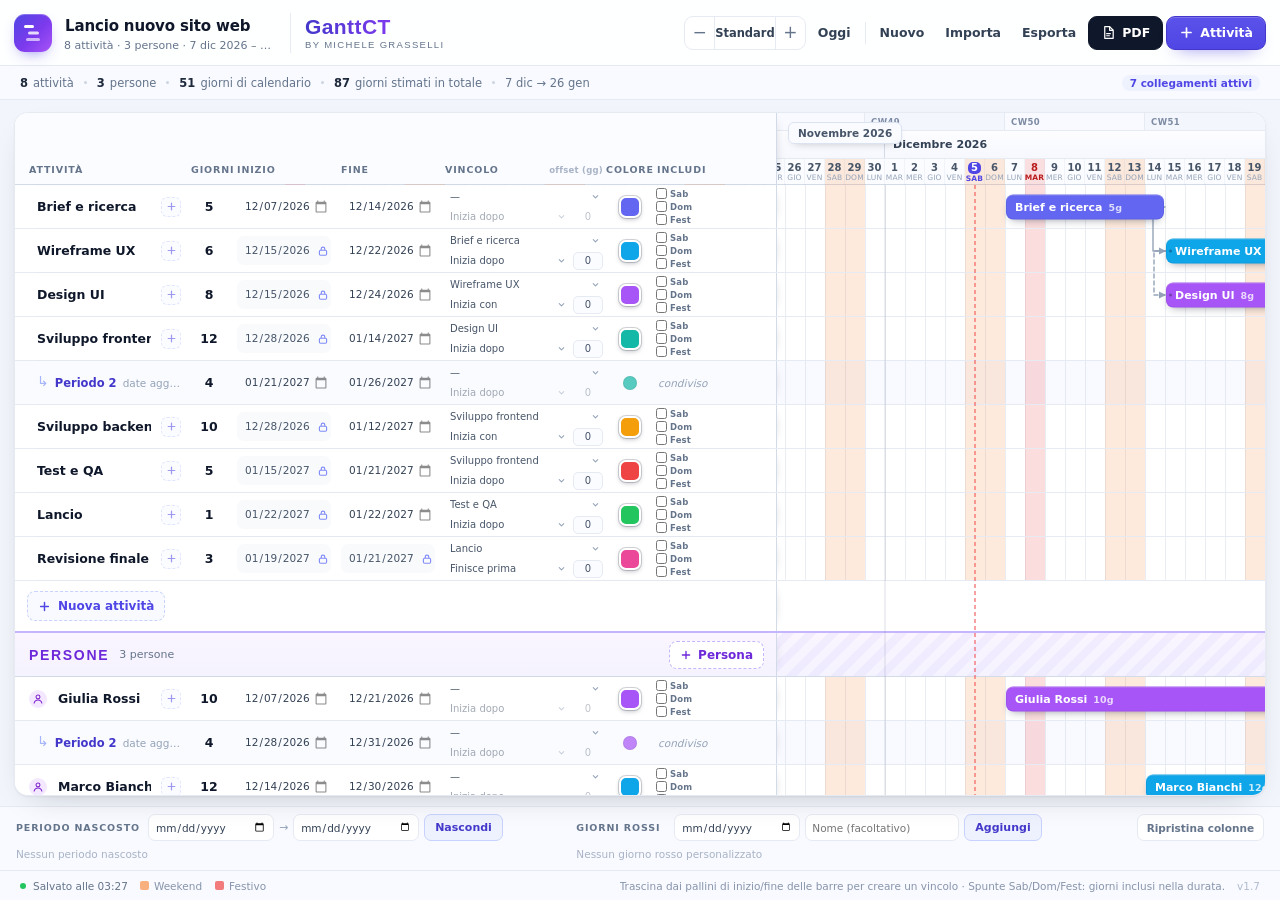
<file: index.html>
<!DOCTYPE html>
<html lang="it">
<head>
  <meta charset="utf-8">
  <meta name="viewport" content="width=device-width, initial-scale=1">
  <meta name="description" content="GanttCT by MG — pianificazione attività con diagramma di Gantt, dipendenze automatiche, export PDF e progetto JSON.">
  <title>GanttCT by MG</title>
  <link rel="icon" href="assets/icon.png" type="image/png">
  <link rel="apple-touch-icon" href="assets/icon.png">
  <link rel="stylesheet" href="css/styles.css">
</head>
<body>
  <div class="app" id="app">
    <header class="topbar">
      <div class="brand">
        <div class="logo" aria-hidden="true">
          <svg viewBox="0 0 24 24" fill="none">
            <rect x="3" y="4" width="10" height="3" rx="1.5" fill="#fff"/>
            <rect x="7" y="10.5" width="11" height="3" rx="1.5" fill="#fff" opacity=".82"/>
            <rect x="5" y="17" width="14" height="3" rx="1.5" fill="#fff" opacity=".62"/>
          </svg>
        </div>
        <div class="brand-text">
          <div class="app-name">GanttCT by MG</div>
          <input id="projectName" class="project-name" value="Nuovo progetto" maxlength="80"
                 aria-label="Nome del progetto" spellcheck="false" autocomplete="off">
          <div class="project-meta" id="projectMeta">—</div>
        </div>
        <div class="app-title" aria-label="GanttCT by Michele Grasselli">
          <span class="app-title-main">GanttCT</span>
          <span class="app-title-by">by Michele Grasselli</span>
        </div>
      </div>

      <div class="toolbar">
        <div class="zoom" role="group" aria-label="Livello di zoom">
          <button type="button" class="zoom-btn" id="zoomOut" title="Riduci zoom" aria-label="Riduci zoom">−</button>
          <span class="zoom-label" id="zoomLabel" title="Livello di zoom">Standard</span>
          <button type="button" class="zoom-btn" id="zoomIn" title="Aumenta zoom" aria-label="Aumenta zoom">+</button>
        </div>
        <button type="button" class="btn ghost" id="btnToday" title="Vai a oggi">Oggi</button>
        <span class="divider" aria-hidden="true"></span>
        <button type="button" class="btn ghost" id="btnNew" title="Crea un nuovo lavoro: Gantt o stima tempo ciclo">Nuovo</button>
        <button type="button" class="btn ghost" id="btnImport" title="Importa un progetto .json">Importa</button>
        <button type="button" class="btn ghost" id="btnJson" title="Esporta il progetto in JSON (Ctrl+S)">Esporta</button>
        <button type="button" class="btn dark" id="btnPdf" title="Esporta il diagramma in PDF">
          <svg viewBox="0 0 16 16" aria-hidden="true"><path d="M4 1.8h5.2L13 5.6v8.6H4z" fill="none" stroke="currentColor" stroke-width="1.3" stroke-linejoin="round"/><path d="M9.2 1.8v3.9H13" fill="none" stroke="currentColor" stroke-width="1.3" stroke-linejoin="round"/><path d="M6 9.2h4M6 11.5h3" stroke="currentColor" stroke-width="1.2" stroke-linecap="round"/></svg>
          PDF
        </button>
        <button type="button" class="btn primary" id="btnAdd" title="Aggiungi attività">
          <svg viewBox="0 0 16 16" aria-hidden="true"><path d="M8 3.2v9.6M3.2 8h9.6" stroke="currentColor" stroke-width="1.8" stroke-linecap="round"/></svg>
          Attività
        </button>
        <input type="file" id="fileInput" accept=".json,application/json" hidden>
      </div>
    </header>

    <div class="statsbar" id="statsbar"></div>

    <main class="board" id="board">
      <div class="tl-chip" id="tlChip" aria-hidden="true"><span id="tlChipText"></span></div>
      <div class="grid" id="grid" aria-label="Diagramma di Gantt"></div>
      <div class="empty" id="empty" hidden>
        <div class="empty-icon" aria-hidden="true">
          <svg viewBox="0 0 48 48" fill="none">
            <rect x="5" y="9" width="38" height="30" rx="6" stroke="currentColor" stroke-width="2"/>
            <path d="M5 18h38M16 9v30" stroke="currentColor" stroke-width="2"/>
            <rect x="21" y="23" width="14" height="5" rx="2.5" fill="currentColor" opacity=".75"/>
            <rect x="21" y="31" width="9" height="4" rx="2" fill="currentColor" opacity=".4"/>
          </svg>
        </div>
        <h2>Inizia a pianificare</h2>
        <p>Aggiungi la prima attività con durata e date, oppure importa un progetto salvato. Puoi partire anche da un esempio già collegato.</p>
        <div class="empty-actions">
          <button type="button" class="btn primary" id="emptyAdd">Aggiungi attività</button>
          <button type="button" class="btn ghost" id="emptyDemo">Carica esempio</button>
        </div>
      </div>
    </main>

    <nav class="sheetbar" id="sheetBar" aria-label="Pagine del tempo ciclo" hidden>
      <div class="sheet-tabs" id="sheetTabs" role="tablist"></div>
      <button type="button" class="sheet-add" id="btnAddSheet" title="Aggiungi una pagina" aria-label="Aggiungi una pagina">
        <svg viewBox="0 0 16 16" aria-hidden="true"><path d="M8 3.2v9.6M3.2 8h9.6" stroke="currentColor" stroke-width="1.8" stroke-linecap="round"/></svg>
      </button>
      <div class="sheet-side">
        <select class="cal-inp sheet-import" id="importSheetSel" aria-label="Importa un'altra pagina come attività"></select>
        <button type="button" class="cal-reset" id="btnResetColsCycle" title="Ripristina la larghezza predefinita delle colonne">Ripristina colonne</button>
      </div>
    </nav>

    <div class="split-handle" id="calcSplit" role="separator" aria-orientation="horizontal" tabindex="0"
         aria-label="Dividi lo spazio tra grafico e calcolo" hidden
         title="Trascina in alto o in basso per dividere lo spazio tra grafico e calcolo · doppio clic per ripristinare"><span aria-hidden="true"></span></div>
    <section class="ctcalc" id="ctCalc" aria-label="Calcolo del tempo ciclo tra due attività" hidden>
      <span class="cal-label" title="Differenza tra i secondi di fine di due attività della pagina">Calcolo tempo ciclo</span>
      <span class="ctc-txt">dalla fine di</span>
      <select class="cal-inp ctc-sel" id="calcFrom" aria-label="Prima attività: fine di riferimento"></select>
      <span class="ctc-txt">alla fine di</span>
      <select class="cal-inp ctc-sel" id="calcTo" aria-label="Seconda attività: fine di riferimento"></select>
      <span class="ctc-eq" aria-hidden="true">=</span>
      <output class="ctc-result" id="calcResult" aria-live="polite">—</output>
      <span class="ctc-detail" id="calcDetail"></span>
    </section>

    <section class="calpanel" id="calPanel" aria-label="Calendario personalizzato">
      <div class="cal-block">
        <span class="cal-label" title="Nasconde un intervallo dal diagramma: le date non occupano spazio. Le durate delle attività non cambiano.">Periodo nascosto</span>
        <div class="cal-form">
          <input type="date" class="cal-inp" id="hideStart" aria-label="Inizio del periodo da nascondere">
          <span class="cal-arrow" aria-hidden="true">→</span>
          <input type="date" class="cal-inp" id="hideEnd" aria-label="Fine del periodo da nascondere">
          <button type="button" class="cal-btn" id="btnHideRange" title="Nascondi il periodo dal diagramma">Nascondi</button>
        </div>
        <div class="chips" id="hiddenChips" aria-live="polite"></div>
      </div>
      <div class="cal-block">
        <span class="cal-label" title="Aggiunge un giorno rosso personalizzato: viene mostrato in rosso e conta come festivo per la spunta Fest.">Giorni rossi</span>
        <div class="cal-form">
          <input type="date" class="cal-inp" id="customDate" aria-label="Data del giorno rosso">
          <input type="text" class="cal-inp cal-name" id="customName" maxlength="60" placeholder="Nome (facoltativo)" aria-label="Nome del giorno rosso">
          <button type="button" class="cal-btn" id="btnAddCustom" title="Aggiungi un giorno rosso al calendario">Aggiungi</button>
        </div>
        <div class="chips" id="customChips" aria-live="polite"></div>
      </div>
      <button type="button" class="cal-reset" id="btnResetCols" title="Ripristina la larghezza predefinita delle colonne">Ripristina colonne</button>
    </section>

    <footer class="statusbar">
      <span id="saveStatus">Salvataggio automatico attivo</span>
      <span class="legend"><i class="lg lg-we" aria-hidden="true"></i>Weekend<i class="lg lg-hol" aria-hidden="true"></i>Festivo</span>
      <span class="status-hint">Trascina i bordi delle intestazioni per ridimensionare le colonne · Spunte Sab/Dom/Fest: giorni inclusi nella durata.</span>
      <span class="version">v1.7</span>
    </footer>
  </div>

  <div class="modal-backdrop" id="modal" hidden>
    <div class="modal" role="dialog" aria-modal="true" aria-labelledby="modalTitle" aria-describedby="modalText">
      <div class="modal-icon" id="modalIcon" aria-hidden="true">!</div>
      <h2 id="modalTitle">Conferma</h2>
      <p id="modalText"></p>
      <div class="modal-actions">
        <button type="button" class="btn ghost" id="modalCancel">Annulla</button>
        <button type="button" class="btn primary" id="modalOk">Conferma</button>
      </div>
    </div>
  </div>

  <div class="modal-backdrop" id="typeModal" hidden>
    <div class="modal modal-type" role="dialog" aria-modal="true" aria-labelledby="typeTitle">
      <div class="modal-icon" aria-hidden="true">+</div>
      <h2 id="typeTitle">Nuovo lavoro</h2>
      <p>Scegli il tipo di grafico da creare.</p>
      <div class="type-cards">
        <button type="button" class="type-card" data-type="gantt">
          <span class="type-ico" aria-hidden="true">
            <svg viewBox="0 0 32 32" fill="none"><rect x="3" y="5" width="26" height="22" rx="4" stroke="currentColor" stroke-width="1.8"/><path d="M3 11h26" stroke="currentColor" stroke-width="1.8"/><rect x="7" y="14" width="10" height="3.4" rx="1.7" fill="currentColor"/><rect x="13" y="20" width="12" height="3.4" rx="1.7" fill="currentColor" opacity=".55"/></svg>
          </span>
          <b>Diagramma di Gantt</b>
          <span class="type-desc">Attività su calendario in giorni, con weekend, festivi, periodi nascosti e vincoli.</span>
        </button>
        <button type="button" class="type-card" data-type="cycle">
          <span class="type-ico" aria-hidden="true">
            <svg viewBox="0 0 32 32" fill="none"><circle cx="16" cy="17" r="11" stroke="currentColor" stroke-width="1.8"/><path d="M16 10v7l4.5 3" stroke="currentColor" stroke-width="1.8" stroke-linecap="round" stroke-linejoin="round"/><path d="M13 3.5h6" stroke="currentColor" stroke-width="1.8" stroke-linecap="round"/></svg>
          </span>
          <b>Stima tempo ciclo</b>
          <span class="type-desc">Attività in secondi su più pagine; una pagina si può importare in un’altra con nome e tempo ciclo.</span>
        </button>
      </div>
      <p class="type-warn" id="typeWarn">Il lavoro attuale verrà sostituito: se vuoi conservarlo, esportalo prima in JSON.</p>
      <div class="modal-actions">
        <button type="button" class="btn ghost" id="typeCancel">Annulla</button>
      </div>
    </div>
  </div>

  <div class="toast-wrap" id="toast" role="status" aria-live="polite"></div>

  <script src="js/pdf.js"></script>
  <script src="js/app.js"></script>
</body>
</html>
</file>
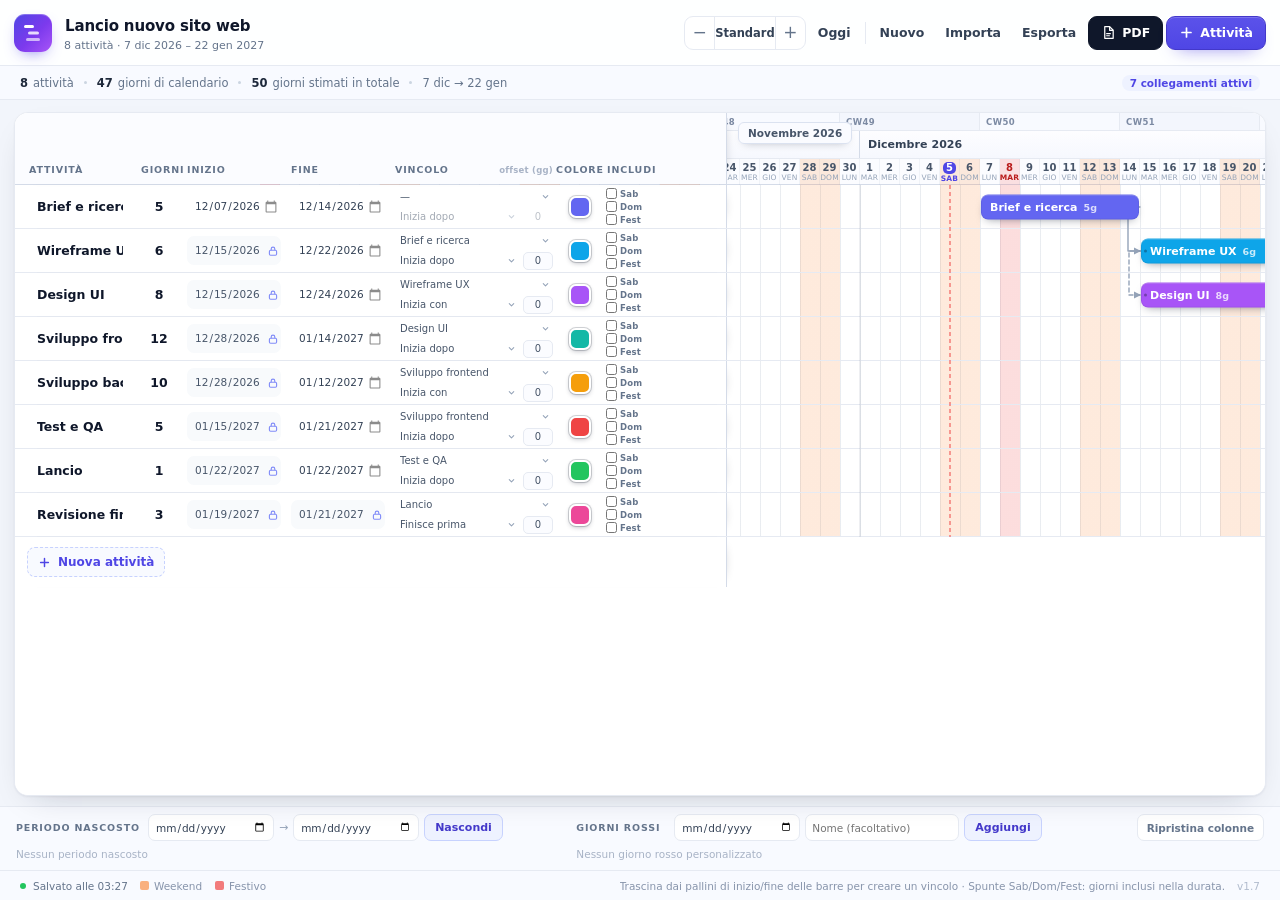
<file: GanttFlow-Installazione/app/index.html>
<!DOCTYPE html>
<html lang="it">
<head>
  <meta charset="utf-8">
  <meta name="viewport" content="width=device-width, initial-scale=1">
  <meta name="description" content="GanttFlow — pianificazione attività con diagramma di Gantt, dipendenze automatiche, export PDF e progetto JSON.">
  <title>GanttFlow — Diagrammi di Gantt</title>
  <link rel="icon" href="assets/favicon.svg" type="image/svg+xml">
  <link rel="stylesheet" href="css/styles.css">
</head>
<body>
  <div class="app" id="app">
    <header class="topbar">
      <div class="brand">
        <div class="logo" aria-hidden="true">
          <svg viewBox="0 0 24 24" fill="none">
            <rect x="3" y="4" width="10" height="3" rx="1.5" fill="#fff"/>
            <rect x="7" y="10.5" width="11" height="3" rx="1.5" fill="#fff" opacity=".82"/>
            <rect x="5" y="17" width="14" height="3" rx="1.5" fill="#fff" opacity=".62"/>
          </svg>
        </div>
        <div class="brand-text">
          <div class="app-name">GanttFlow</div>
          <input id="projectName" class="project-name" value="Nuovo progetto" maxlength="80"
                 aria-label="Nome del progetto" spellcheck="false" autocomplete="off">
          <div class="project-meta" id="projectMeta">—</div>
        </div>
      </div>

      <div class="toolbar">
        <div class="zoom" role="group" aria-label="Livello di zoom">
          <button type="button" class="zoom-btn" id="zoomOut" title="Riduci zoom" aria-label="Riduci zoom">−</button>
          <span class="zoom-label" id="zoomLabel" title="Livello di zoom">Standard</span>
          <button type="button" class="zoom-btn" id="zoomIn" title="Aumenta zoom" aria-label="Aumenta zoom">+</button>
        </div>
        <button type="button" class="btn ghost" id="btnToday" title="Vai a oggi">Oggi</button>
        <span class="divider" aria-hidden="true"></span>
        <button type="button" class="btn ghost" id="btnNew" title="Crea un nuovo lavoro: Gantt o stima tempo ciclo">Nuovo</button>
        <button type="button" class="btn ghost" id="btnImport" title="Importa un progetto .json">Importa</button>
        <button type="button" class="btn ghost" id="btnJson" title="Esporta il progetto in JSON (Ctrl+S)">Esporta</button>
        <button type="button" class="btn dark" id="btnPdf" title="Esporta il diagramma in PDF">
          <svg viewBox="0 0 16 16" aria-hidden="true"><path d="M4 1.8h5.2L13 5.6v8.6H4z" fill="none" stroke="currentColor" stroke-width="1.3" stroke-linejoin="round"/><path d="M9.2 1.8v3.9H13" fill="none" stroke="currentColor" stroke-width="1.3" stroke-linejoin="round"/><path d="M6 9.2h4M6 11.5h3" stroke="currentColor" stroke-width="1.2" stroke-linecap="round"/></svg>
          PDF
        </button>
        <button type="button" class="btn primary" id="btnAdd" title="Aggiungi attività">
          <svg viewBox="0 0 16 16" aria-hidden="true"><path d="M8 3.2v9.6M3.2 8h9.6" stroke="currentColor" stroke-width="1.8" stroke-linecap="round"/></svg>
          Attività
        </button>
        <input type="file" id="fileInput" accept=".json,application/json" hidden>
      </div>
    </header>

    <div class="statsbar" id="statsbar"></div>

    <main class="board" id="board">
      <div class="tl-chip" id="tlChip" aria-hidden="true"><span id="tlChipText"></span></div>
      <div class="grid" id="grid" aria-label="Diagramma di Gantt"></div>
      <div class="empty" id="empty" hidden>
        <div class="empty-icon" aria-hidden="true">
          <svg viewBox="0 0 48 48" fill="none">
            <rect x="5" y="9" width="38" height="30" rx="6" stroke="currentColor" stroke-width="2"/>
            <path d="M5 18h38M16 9v30" stroke="currentColor" stroke-width="2"/>
            <rect x="21" y="23" width="14" height="5" rx="2.5" fill="currentColor" opacity=".75"/>
            <rect x="21" y="31" width="9" height="4" rx="2" fill="currentColor" opacity=".4"/>
          </svg>
        </div>
        <h2>Inizia a pianificare</h2>
        <p>Aggiungi la prima attività con durata e date, oppure importa un progetto salvato. Puoi partire anche da un esempio già collegato.</p>
        <div class="empty-actions">
          <button type="button" class="btn primary" id="emptyAdd">Aggiungi attività</button>
          <button type="button" class="btn ghost" id="emptyDemo">Carica esempio</button>
        </div>
      </div>
    </main>

    <nav class="sheetbar" id="sheetBar" aria-label="Pagine del tempo ciclo" hidden>
      <div class="sheet-tabs" id="sheetTabs" role="tablist"></div>
      <button type="button" class="sheet-add" id="btnAddSheet" title="Aggiungi una pagina" aria-label="Aggiungi una pagina">
        <svg viewBox="0 0 16 16" aria-hidden="true"><path d="M8 3.2v9.6M3.2 8h9.6" stroke="currentColor" stroke-width="1.8" stroke-linecap="round"/></svg>
      </button>
      <div class="sheet-side">
        <select class="cal-inp sheet-import" id="importSheetSel" aria-label="Importa un'altra pagina come attività"></select>
        <button type="button" class="cal-reset" id="btnResetColsCycle" title="Ripristina la larghezza predefinita delle colonne">Ripristina colonne</button>
      </div>
    </nav>

    <div class="split-handle" id="calcSplit" role="separator" aria-orientation="horizontal" tabindex="0"
         aria-label="Dividi lo spazio tra grafico e calcolo" hidden
         title="Trascina in alto o in basso per dividere lo spazio tra grafico e calcolo · doppio clic per ripristinare"><span aria-hidden="true"></span></div>
    <section class="ctcalc" id="ctCalc" aria-label="Calcolo del tempo ciclo tra due attività" hidden>
      <span class="cal-label" title="Differenza tra i secondi di fine di due attività della pagina">Calcolo tempo ciclo</span>
      <span class="ctc-txt">dalla fine di</span>
      <select class="cal-inp ctc-sel" id="calcFrom" aria-label="Prima attività: fine di riferimento"></select>
      <span class="ctc-txt">alla fine di</span>
      <select class="cal-inp ctc-sel" id="calcTo" aria-label="Seconda attività: fine di riferimento"></select>
      <span class="ctc-eq" aria-hidden="true">=</span>
      <output class="ctc-result" id="calcResult" aria-live="polite">—</output>
      <span class="ctc-detail" id="calcDetail"></span>
    </section>

    <section class="calpanel" id="calPanel" aria-label="Calendario personalizzato">
      <div class="cal-block">
        <span class="cal-label" title="Nasconde un intervallo dal diagramma: le date non occupano spazio. Le durate delle attività non cambiano.">Periodo nascosto</span>
        <div class="cal-form">
          <input type="date" class="cal-inp" id="hideStart" aria-label="Inizio del periodo da nascondere">
          <span class="cal-arrow" aria-hidden="true">→</span>
          <input type="date" class="cal-inp" id="hideEnd" aria-label="Fine del periodo da nascondere">
          <button type="button" class="cal-btn" id="btnHideRange" title="Nascondi il periodo dal diagramma">Nascondi</button>
        </div>
        <div class="chips" id="hiddenChips" aria-live="polite"></div>
      </div>
      <div class="cal-block">
        <span class="cal-label" title="Aggiunge un giorno rosso personalizzato: viene mostrato in rosso e conta come festivo per la spunta Fest.">Giorni rossi</span>
        <div class="cal-form">
          <input type="date" class="cal-inp" id="customDate" aria-label="Data del giorno rosso">
          <input type="text" class="cal-inp cal-name" id="customName" maxlength="60" placeholder="Nome (facoltativo)" aria-label="Nome del giorno rosso">
          <button type="button" class="cal-btn" id="btnAddCustom" title="Aggiungi un giorno rosso al calendario">Aggiungi</button>
        </div>
        <div class="chips" id="customChips" aria-live="polite"></div>
      </div>
      <button type="button" class="cal-reset" id="btnResetCols" title="Ripristina la larghezza predefinita delle colonne">Ripristina colonne</button>
    </section>

    <footer class="statusbar">
      <span id="saveStatus">Salvataggio automatico attivo</span>
      <span class="legend"><i class="lg lg-we" aria-hidden="true"></i>Weekend<i class="lg lg-hol" aria-hidden="true"></i>Festivo</span>
      <span class="status-hint">Trascina i bordi delle intestazioni per ridimensionare le colonne · Spunte Sab/Dom/Fest: giorni inclusi nella durata.</span>
      <span class="version">v1.7</span>
    </footer>
  </div>

  <div class="modal-backdrop" id="modal" hidden>
    <div class="modal" role="dialog" aria-modal="true" aria-labelledby="modalTitle" aria-describedby="modalText">
      <div class="modal-icon" id="modalIcon" aria-hidden="true">!</div>
      <h2 id="modalTitle">Conferma</h2>
      <p id="modalText"></p>
      <div class="modal-actions">
        <button type="button" class="btn ghost" id="modalCancel">Annulla</button>
        <button type="button" class="btn primary" id="modalOk">Conferma</button>
      </div>
    </div>
  </div>

  <div class="modal-backdrop" id="typeModal" hidden>
    <div class="modal modal-type" role="dialog" aria-modal="true" aria-labelledby="typeTitle">
      <div class="modal-icon" aria-hidden="true">+</div>
      <h2 id="typeTitle">Nuovo lavoro</h2>
      <p>Scegli il tipo di grafico da creare.</p>
      <div class="type-cards">
        <button type="button" class="type-card" data-type="gantt">
          <span class="type-ico" aria-hidden="true">
            <svg viewBox="0 0 32 32" fill="none"><rect x="3" y="5" width="26" height="22" rx="4" stroke="currentColor" stroke-width="1.8"/><path d="M3 11h26" stroke="currentColor" stroke-width="1.8"/><rect x="7" y="14" width="10" height="3.4" rx="1.7" fill="currentColor"/><rect x="13" y="20" width="12" height="3.4" rx="1.7" fill="currentColor" opacity=".55"/></svg>
          </span>
          <b>Diagramma di Gantt</b>
          <span class="type-desc">Attività su calendario in giorni, con weekend, festivi, periodi nascosti e vincoli.</span>
        </button>
        <button type="button" class="type-card" data-type="cycle">
          <span class="type-ico" aria-hidden="true">
            <svg viewBox="0 0 32 32" fill="none"><circle cx="16" cy="17" r="11" stroke="currentColor" stroke-width="1.8"/><path d="M16 10v7l4.5 3" stroke="currentColor" stroke-width="1.8" stroke-linecap="round" stroke-linejoin="round"/><path d="M13 3.5h6" stroke="currentColor" stroke-width="1.8" stroke-linecap="round"/></svg>
          </span>
          <b>Stima tempo ciclo</b>
          <span class="type-desc">Attività in secondi su più pagine; una pagina si può importare in un’altra con nome e tempo ciclo.</span>
        </button>
      </div>
      <p class="type-warn" id="typeWarn">Il lavoro attuale verrà sostituito: se vuoi conservarlo, esportalo prima in JSON.</p>
      <div class="modal-actions">
        <button type="button" class="btn ghost" id="typeCancel">Annulla</button>
      </div>
    </div>
  </div>

  <div class="toast-wrap" id="toast" role="status" aria-live="polite"></div>

  <script src="js/pdf.js"></script>
  <script src="js/app.js"></script>
</body>
</html>
</file>
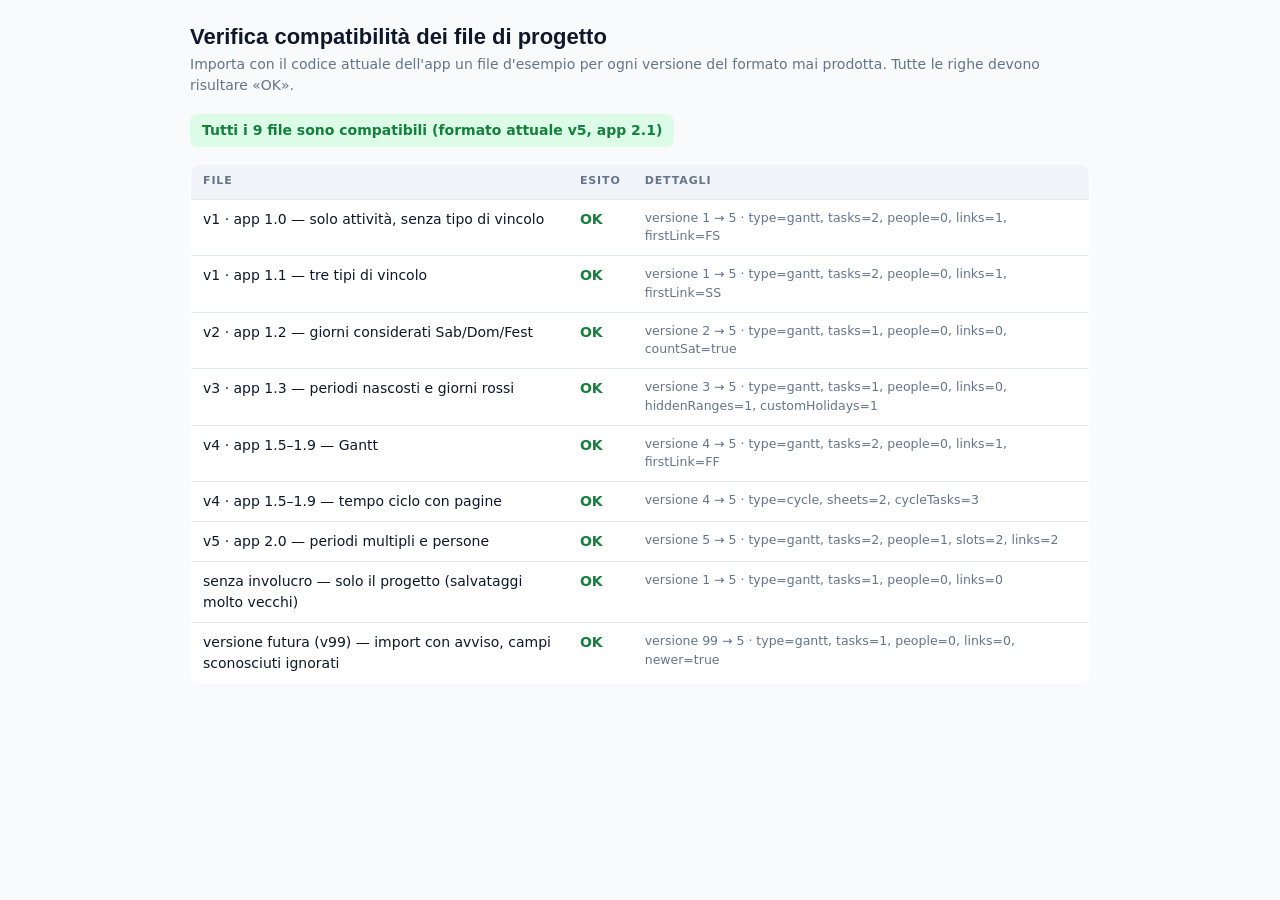
<file: test/compatibilita.html>
<!DOCTYPE html>
<html lang="it">
<head>
  <meta charset="utf-8">
  <meta name="viewport" content="width=device-width, initial-scale=1">
  <title>GanttCT — verifica compatibilità file</title>
  <style>
    :root { --ok: #15803d; --ko: #b91c1c; --line: #e2e8f0; --muted: #64748b; }
    body { margin: 0; padding: 24px 16px; background: #f8fafc; color: #0f172a; font: 14px/1.5 "Segoe UI", system-ui, sans-serif; }
    main { max-width: 900px; margin: 0 auto; }
    h1 { margin: 0 0 4px; font: 700 22px "Bahnschrift", "Segoe UI", sans-serif; }
    p { margin: 0 0 18px; color: var(--muted); }
    .summary { display: inline-block; margin-bottom: 16px; padding: 6px 12px; border-radius: 8px; font-weight: 700; }
    .summary.ok { background: #dcfce7; color: var(--ok); }
    .summary.ko { background: #fee2e2; color: var(--ko); }
    table { width: 100%; border-collapse: collapse; background: #fff; border: 1px solid var(--line); border-radius: 10px; overflow: hidden; }
    th, td { padding: 9px 12px; border-bottom: 1px solid var(--line); text-align: left; vertical-align: top; }
    th { font-size: 11px; text-transform: uppercase; letter-spacing: .08em; color: var(--muted); background: #f1f5f9; }
    td.res { font-weight: 700; white-space: nowrap; }
    td.res.ok { color: var(--ok); }
    td.res.ko { color: var(--ko); }
    td.detail { color: var(--muted); font-size: 12.5px; }
  </style>
</head>
<body>
  <main>
    <h1>Verifica compatibilità dei file di progetto</h1>
    <p>Importa con il codice attuale dell'app un file d'esempio per ogni versione del formato
      mai prodotta. Tutte le righe devono risultare «OK».</p>
    <div id="summary" class="summary">…</div>
    <table>
      <thead><tr><th>File</th><th>Esito</th><th>Dettagli</th></tr></thead>
      <tbody id="rows"></tbody>
    </table>
  </main>
  <script>window.GANTTCT_NO_UI = true;</script>
  <script src="../js/app.js"></script>
  <script src="compat-fixtures.js"></script>
  <script>
    (function () {
      var rows = document.getElementById('rows');
      var failed = 0;
      function linksOf(list) {
        var n = 0;
        list.forEach(function (g) {
          [g].concat(g.slots || []).forEach(function (o) { if (o.predecessorId) n++; });
        });
        return n;
      }
      function check(fx) {
        var res = window.GanttCTFiles.read(JSON.parse(JSON.stringify(fx.file)));
        var p = res.project, e = fx.expect, problems = [];
        var got = {};
        if (p.type === 'cycle') {
          got.type = 'cycle';
          got.sheets = p.sheets.length;
          got.cycleTasks = p.sheets.reduce(function (n, s) { return n + s.tasks.length; }, 0);
        } else {
          got.type = 'gantt';
          got.tasks = p.tasks.length;
          got.people = (p.people || []).length;
          got.slots = p.tasks.concat(p.people || []).reduce(function (n, g) { return n + (g.slots || []).length; }, 0);
          got.links = linksOf(p.tasks) + linksOf(p.people || []);
          got.firstLink = p.tasks.filter(function (t) { return t.predecessorId; }).map(function (t) { return t.link; })[0];
          got.countSat = p.tasks[0] && p.tasks[0].countSat;
          got.hiddenRanges = (p.hiddenRanges || []).length;
          got.customHolidays = (p.customHolidays || []).length;
          p.tasks.concat(p.people || []).forEach(function (g) {
            [g].concat(g.slots || []).forEach(function (o) {
              if (!/^\d{4}-\d{2}-\d{2}$/.test(o.start) || !/^\d{4}-\d{2}-\d{2}$/.test(o.end)) problems.push('date non valide in «' + g.name + '»');
            });
          });
        }
        got.newer = res.newer;
        Object.keys(e).forEach(function (k) {
          if (got[k] !== e[k]) problems.push(k + ': atteso ' + e[k] + ', ottenuto ' + got[k]);
        });
        return { ok: !problems.length, text: problems.length ? problems.join(' · ')
          : 'versione ' + res.version + ' → ' + window.GanttCTFiles.formatVersion + ' · ' +
            Object.keys(e).map(function (k) { return k + '=' + got[k]; }).join(', ') };
      }
      (window.COMPAT_FIXTURES || []).forEach(function (fx) {
        var r;
        try { r = check(fx); } catch (err) { r = { ok: false, text: 'errore: ' + (err && err.message ? err.message : err) }; }
        if (!r.ok) failed++;
        var tr = document.createElement('tr');
        var a = document.createElement('td'); a.textContent = fx.label;
        var b = document.createElement('td'); b.className = 'res ' + (r.ok ? 'ok' : 'ko'); b.textContent = r.ok ? 'OK' : 'ERRORE';
        var c = document.createElement('td'); c.className = 'detail'; c.textContent = r.text;
        tr.appendChild(a); tr.appendChild(b); tr.appendChild(c);
        rows.appendChild(tr);
      });
      var total = (window.COMPAT_FIXTURES || []).length;
      var s = document.getElementById('summary');
      s.className = 'summary ' + (failed ? 'ko' : 'ok');
      s.textContent = failed ? failed + ' su ' + total + ' file NON compatibili'
        : 'Tutti i ' + total + ' file sono compatibili (formato attuale v' + window.GanttCTFiles.formatVersion + ', app ' + window.GanttCTFiles.appVersion + ')';
      document.title = (failed ? 'ERRORE' : 'OK') + ' — compatibilità file GanttCT';
    })();
  </script>
</body>
</html>
</file>
<file: css/styles.css>
/* ============================================================
   GanttFlow — stylesheet
   ============================================================ */
:root {
  --bg: #f2f5fb;
  --panel: #ffffff;
  --panel-alt: #fbfcff;
  --line: #e6eaf2;
  --line-strong: #d4dbe8;
  --text: #0f172a;
  --muted: #64748b;
  --muted-2: #94a3b8;
  --accent: #4f46e5;
  --accent-2: #7c3aed;
  --accent-soft: #eef2ff;
  --danger: #e11d48;
  --danger-soft: #fff1f4;
  --left-w: 762px;
  --row-h: 44px;
  --head-h: 72px;
  --tl-w: 800px;
  --px: 20px;
  --sat: 0;
  --sun: 1;
  --dayline: rgba(148, 163, 184, .2);
  --radius: 12px;
  --shadow-sm: 0 1px 2px rgba(15, 23, 42, .05);
  --shadow-md: 0 1px 2px rgba(15, 23, 42, .05), 0 12px 32px -18px rgba(15, 23, 42, .28);
  color-scheme: light;
}

* { box-sizing: border-box; }

html, body { height: 100%; }

body {
  margin: 0;
  overflow: hidden;
  background: var(--bg);
  color: var(--text);
  font-family: "Segoe UI", ui-sans-serif, system-ui, -apple-system, "Helvetica Neue", Arial, sans-serif;
  font-size: 13px;
  -webkit-font-smoothing: antialiased;
  text-rendering: optimizeLegibility;
}

button, input, select { font: inherit; color: inherit; }
button { cursor: pointer; }
svg { display: block; }

.app {
  display: flex;
  flex-direction: column;
  height: 100vh;
}

/* ---------------- Top bar ---------------- */
.topbar {
  display: flex;
  align-items: center;
  gap: 18px;
  padding: 0 18px;
  height: 66px;
  flex: none;
  background: rgba(255, 255, 255, .92);
  border-bottom: 1px solid var(--line);
  backdrop-filter: blur(8px);
  position: relative;
  z-index: 50;
}

.brand { display: flex; align-items: center; gap: 12px; min-width: 0; }

.logo {
  width: 38px;
  height: 38px;
  border-radius: 11px;
  background: linear-gradient(135deg, #4f46e5 0%, #7c3aed 55%, #a855f7 100%);
  display: grid;
  place-items: center;
  box-shadow: 0 6px 16px -8px rgba(79, 70, 229, .9), inset 0 1px 0 rgba(255, 255, 255, .25);
  flex: none;
}
.logo svg { width: 24px; height: 24px; }

.brand-text { min-width: 0; display: flex; flex-direction: column; gap: 1px; }
.app-name {
  font-size: 9.5px;
  font-weight: 700;
  letter-spacing: .16em;
  text-transform: uppercase;
  color: var(--accent);
  line-height: 1.1;
}

.project-name {
  border: 1px solid transparent;
  background: transparent;
  font-size: 15px;
  font-weight: 650;
  letter-spacing: -.01em;
  width: 320px;
  max-width: 100%;
  height: 24px;
  padding: 0 5px;
  margin-left: -5px;
  border-radius: 6px;
  line-height: 22px;
}
.project-name:hover { border-color: var(--line); }
.project-name:focus {
  outline: none;
  border-color: #c7d2fe;
  background: #fff;
  box-shadow: 0 0 0 3px rgba(99, 102, 241, .14);
}
.project-meta {
  font-size: 11px;
  color: var(--muted);
  white-space: nowrap;
  overflow: hidden;
  text-overflow: ellipsis;
  padding-left: 0;
}

.toolbar {
  margin-left: auto;
  display: flex;
  align-items: center;
  gap: 6px;
  flex-wrap: nowrap;
}

.divider { width: 1px; height: 22px; background: var(--line); margin: 0 4px; flex: none; }

.btn {
  display: inline-flex;
  align-items: center;
  justify-content: center;
  gap: 6px;
  height: 34px;
  padding: 0 12px;
  border-radius: 9px;
  border: 1px solid var(--line);
  background: #fff;
  color: var(--text);
  font-size: 12.5px;
  font-weight: 550;
  white-space: nowrap;
  transition: background .15s, border-color .15s, box-shadow .15s, transform .06s;
}
.btn svg { width: 15px; height: 15px; flex: none; }
.btn:hover { background: #f8fafc; border-color: var(--line-strong); }
.btn:active { transform: translateY(1px); }
.btn:focus-visible { outline: none; box-shadow: 0 0 0 3px rgba(99, 102, 241, .22); }
.btn.ghost { background: transparent; border-color: transparent; color: #334155; }
.btn.ghost:hover { background: #f1f5f9; border-color: transparent; }
.btn.primary {
  background: linear-gradient(180deg, #5b52ea, #4f46e5);
  border-color: #4338ca;
  color: #fff;
  box-shadow: 0 8px 18px -12px rgba(79, 70, 229, .95), inset 0 1px 0 rgba(255, 255, 255, .18);
}
.btn.primary:hover { background: linear-gradient(180deg, #4f46e5, #4338ca); border-color: #3730a3; }
.btn.dark {
  background: #0f172a;
  border-color: #0f172a;
  color: #fff;
}
.btn.dark:hover { background: #1e293b; border-color: #1e293b; }
.btn.danger { background: var(--danger); border-color: var(--danger); color: #fff; }
.btn.danger:hover { background: #be123c; border-color: #be123c; }
.btn:disabled { opacity: .45; cursor: not-allowed; }

.zoom {
  display: flex;
  align-items: center;
  height: 34px;
  border: 1px solid var(--line);
  border-radius: 9px;
  background: #fff;
  overflow: hidden;
  flex: none;
}
.zoom-btn {
  width: 29px;
  height: 32px;
  border: 0;
  background: transparent;
  color: var(--muted);
  display: grid;
  place-items: center;
  font-size: 17px;
  line-height: 1;
  font-weight: 500;
}
.zoom-btn:hover { background: #f1f5f9; color: var(--text); }
.zoom-label {
  min-width: 74px;
  text-align: center;
  font-size: 11.5px;
  font-weight: 600;
  color: #334155;
  border-left: 1px solid var(--line);
  border-right: 1px solid var(--line);
  height: 32px;
  line-height: 32px;
  user-select: none;
}

/* ---------------- Stats bar ---------------- */
.statsbar {
  flex: none;
  display: flex;
  align-items: center;
  gap: 10px;
  height: 34px;
  padding: 0 20px;
  font-size: 11.5px;
  color: var(--muted);
  background: #f8faff;
  border-bottom: 1px solid var(--line);
  overflow: hidden;
  white-space: nowrap;
}
.statsbar b { color: #1e293b; font-weight: 650; }
.statsbar .stat { display: inline-flex; align-items: center; gap: 5px; }
.statsbar .dot { width: 3px; height: 3px; border-radius: 50%; background: #cbd5e1; flex: none; }
.statsbar .pill {
  margin-left: auto;
  display: inline-flex;
  align-items: center;
  gap: 5px;
  padding: 2px 8px;
  border-radius: 999px;
  background: var(--accent-soft);
  color: var(--accent);
  font-weight: 600;
  font-size: 10.5px;
}

/* ---------------- Board / grid ---------------- */
.board {
  position: relative;
  flex: 1 1 auto;
  min-height: 0;
  margin: 12px 14px 10px;
  background: var(--panel);
  border: 1px solid var(--line);
  border-radius: 14px;
  box-shadow: var(--shadow-md);
  overflow: auto;
  overscroll-behavior: contain;
  scrollbar-gutter: stable;
}
.board::-webkit-scrollbar { width: 12px; height: 12px; }
.board::-webkit-scrollbar-track { background: transparent; }
.board::-webkit-scrollbar-thumb { background: #cbd5e1; border-radius: 99px; border: 3px solid #fff; }
.board::-webkit-scrollbar-thumb:hover { background: #94a3b8; }

.grid {
  position: relative;
  width: max-content;
  min-width: 100%;
  min-height: 100%;
  background: #fff;
}

.row {
  display: flex;
  align-items: stretch;
  height: var(--row-h);
  position: relative;
  border-bottom: 1px solid var(--line);
}
.row.task:hover, .row.person:hover { z-index: 2; }

.fields {
  display: grid;
  grid-template-columns: var(--colw, minmax(120px, 1fr) 46px 104px 104px 168px 44px 64px 60px);
  width: var(--left-w);
  flex: 0 0 var(--left-w);
  position: sticky;
  left: 0;
  z-index: 10;
  background: var(--panel);
  border-right: 1px solid var(--line-strong);
  box-shadow: 6px 0 12px -12px rgba(15, 23, 42, .45);
}

.cell {
  display: flex;
  align-items: center;
  min-width: 0;
  padding: 0 5px;
  position: relative;
}
.cell-name { padding-left: 14px; }
.cell-dur { padding: 0 3px; }
.row.task .cell-pred, .row.person .cell-pred { flex-direction: column; justify-content: center; gap: 2px; padding: 2px 5px; }
.link-line { display: flex; align-items: center; gap: 4px; width: 100%; min-width: 0; }
.cell-color { justify-content: center; }
.row.task .cell-flags, .row.person .cell-flags { flex-direction: column; align-items: flex-start; justify-content: center; gap: 1px; padding: 1px 4px; }
.flag {
  display: flex;
  align-items: center;
  gap: 3px;
  height: 12px;
  font-size: 8.5px;
  font-weight: 650;
  letter-spacing: .02em;
  color: var(--muted);
  cursor: pointer;
  user-select: none;
  white-space: nowrap;
}
.flag input {
  width: 11px;
  height: 11px;
  margin: 0;
  flex: none;
  accent-color: var(--accent);
  cursor: pointer;
}
.flag:hover { color: #334155; }
.cell-act { gap: 1px; justify-content: flex-end; padding-right: 8px; }
.head-sub {
  margin-left: auto;
  padding-left: 6px;
  font-size: 8.5px;
  font-weight: 600;
  letter-spacing: .03em;
  text-transform: none;
  color: #a8b3c6;
}

/* ---- header row ---- */
.row-head {
  position: sticky;
  top: 0;
  z-index: 30;
  height: var(--head-h);
  background: var(--panel);
  border-bottom: 1px solid var(--line-strong);
}
.row-head .fields {
  z-index: 31;
  background: var(--panel-alt);
  height: 100%;
  align-items: stretch;
}
.row-head .cell {
  align-items: flex-end;
  padding-bottom: 9px;
  font-size: 9.5px;
  letter-spacing: .09em;
  text-transform: uppercase;
  color: var(--muted);
  font-weight: 650;
}
.row-head .cell-name { padding-left: 14px; }
.row-head .cell-dur { padding-left: 5px; }
.row-head .cell-color { justify-content: center; }
.col-resizer {
  position: absolute;
  top: 0;
  right: -3px;
  bottom: 0;
  width: 7px;
  cursor: col-resize;
  z-index: 6;
  touch-action: none;
}
.col-resizer::after {
  content: "";
  position: absolute;
  left: 3px;
  top: 7px;
  bottom: 7px;
  width: 1px;
  border-radius: 1px;
  background: transparent;
  transition: background .12s;
}
.col-resizer:hover::after,
.row-head .cell:hover > .col-resizer::after { background: rgba(79, 70, 229, .55); }
body.col-resizing { cursor: col-resize; user-select: none; }
body.col-resizing .col-resizer::after { background: var(--accent); }
.head-timeline {
  flex: 0 0 auto;
  width: var(--tl-w);
  position: relative;
  background: var(--panel-alt);
  display: flex;
  flex-direction: column;
  border-bottom: 0;
}
.weeks {
  display: flex;
  height: 18px;
  flex: none;
  border-bottom: 1px solid var(--line);
  background: #f8faff;
  position: relative;
  overflow: hidden;
}
.week {
  flex: 0 0 auto;
  display: flex;
  align-items: center;
  padding: 0 6px;
  border-right: 1px solid var(--line);
  font-size: 8.5px;
  font-weight: 700;
  letter-spacing: .05em;
  color: #7c8aa3;
  white-space: nowrap;
  overflow: hidden;
}
.week:nth-child(even) { background: #f3f6fd; }
.week:last-child { border-right: 0; }
.months {
  display: flex;
  height: 28px;
  flex: none;
  border-bottom: 1px solid var(--line);
  position: relative;
}
.month {
  flex: 0 0 auto;
  display: flex;
  align-items: center;
  padding: 0 8px;
  border-right: 1px solid var(--line-strong);
  background: linear-gradient(180deg, #fdfdff, #f6f8fe);
  font-size: 11px;
  font-weight: 650;
  color: #334155;
  letter-spacing: .005em;
  white-space: nowrap;
  overflow: hidden;
  text-overflow: clip;
  min-width: 0;
}
.month:last-child { border-right: 0; }
.days {
  display: flex;
  height: 26px;
  flex: none;
  overflow: hidden;
}
.day {
  flex: 0 0 auto;
  display: flex;
  flex-direction: column;
  align-items: center;
  justify-content: center;
  gap: 1px;
  font-size: 9px;
  color: var(--muted);
  line-height: 1;
  overflow: hidden;
  border-right: 1px solid rgba(148, 163, 184, .1);
}
.day .dnum { font-weight: 600; font-size: 10px; color: #475569; }
.day .dw { font-size: 7.5px; text-transform: uppercase; letter-spacing: .02em; color: #94a3b8; }
.day.we { background: rgba(249, 115, 22, .15); }
.day.hol { background: rgba(239, 68, 68, .16); }
.day.hol .dnum, .day.hol .dw { color: #b91c1c; font-weight: 700; }
.day.hol.is-today .dnum { background: #dc2626; }
.day.is-today .dnum {
  background: var(--accent);
  color: #fff;
  border-radius: 5px;
  padding: 1px 3px;
  font-weight: 700;
}
.day.is-today .dw { color: var(--accent); font-weight: 700; }

.grid.compact .row-head { height: 38px; }
.grid.compact .row-head .cell { padding-bottom: 10px; }
.grid.compact .days { display: none; }
.grid.compact .weeks { height: 16px; }
.grid.compact .week { padding: 0 4px; font-size: 8px; letter-spacing: .03em; }
.grid.compact .months { height: 22px; border-bottom: 0; }
.grid.compact .month { font-size: 10.5px; }

/* ---- timeline lanes ---- */
.timeline {
  flex: 0 0 auto;
  width: var(--tl-w);
  position: relative;
  overflow: hidden;
}
.lane {
  position: absolute;
  inset: 0;
  background-color: transparent;
  background-image:
    var(--day-bg, linear-gradient(transparent, transparent)),
    repeating-linear-gradient(90deg, var(--dayline) 0, var(--dayline) 1px, transparent 1px, transparent var(--px));
  background-size: 100% 100%, var(--px) 100%;
  background-position: 0 0, 0 0;
  background-repeat: no-repeat, repeat-x;
}
.row.selected .lane { background-color: rgba(79, 70, 229, .05); }
.row.selected .fields { background: #f7f8ff; }
.row.selected .cell-name { box-shadow: inset 3px 0 0 var(--accent); }

.bar {
  position: absolute;
  top: 50%;
  transform: translateY(-50%);
  height: 25px;
  border-radius: 7px;
  display: flex;
  align-items: center;
  gap: 6px;
  padding: 0 9px;
  color: #fff;
  font-size: 11px;
  font-weight: 600;
  white-space: nowrap;
  overflow: hidden;
  z-index: 6;
  cursor: pointer;
  min-width: 4px;
  box-shadow: 0 4px 10px -5px rgba(15, 23, 42, .55), inset 0 1px 0 rgba(255, 255, 255, .28), inset 0 0 0 1px rgba(15, 23, 42, .06);
  transition: filter .15s, box-shadow .15s;
  user-select: none;
}
.bar:hover { filter: brightness(1.06) saturate(1.03); }
.bar.light { color: #1e293b; text-shadow: 0 1px 0 rgba(255, 255, 255, .28); }
.bar .bar-name { overflow: hidden; text-overflow: ellipsis; min-width: 0; }
.bar .bar-days { flex: none; font-size: 9.5px; font-weight: 700; opacity: .78; letter-spacing: .01em; }
.bar.selected { box-shadow: 0 0 0 2px #fff, 0 0 0 4px rgba(79, 70, 229, .55), 0 6px 14px -6px rgba(15, 23, 42, .5); }
.bar.linked::before {
  content: "";
  position: absolute;
  left: 3px;
  top: 50%;
  width: 3px;
  height: 3px;
  margin-top: -1.5px;
  border-radius: 50%;
  background: rgba(15, 23, 42, .35);
}

.links {
  position: absolute;
  left: var(--left-w);
  top: 54px;
  z-index: 4;
  pointer-events: none;
  overflow: visible;
}

/* indicatore del mese visibile, ancorato al bordo sinistro della timeline */
.tl-chip {
  position: sticky;
  top: 9px;
  left: calc(var(--left-w) + 11px);
  z-index: 45;
  width: 0;
  height: 0;
  overflow: visible;
  pointer-events: none;
}
.tl-chip span {
  position: absolute;
  left: 0;
  top: 0;
  display: inline-flex;
  align-items: center;
  height: 22px;
  padding: 0 9px;
  border-radius: 6px;
  background: rgba(250, 251, 255, .95);
  border: 1px solid #dbe2f0;
  box-shadow: 0 4px 10px -6px rgba(15, 23, 42, .35);
  backdrop-filter: blur(4px);
  color: #475569;
  font-size: 10.5px;
  font-weight: 650;
  letter-spacing: .005em;
  white-space: nowrap;
}

/* ---------------- Inputs ---------------- */
.inp {
  width: 100%;
  min-width: 0;
  height: 29px;
  border: 1px solid transparent;
  background: transparent;
  border-radius: 7px;
  padding: 0 7px;
  font-size: 12px;
  line-height: 27px;
  transition: border-color .12s, background .12s, box-shadow .12s;
}
.inp:hover { border-color: var(--line); background: #fff; }
.inp:focus {
  outline: none;
  border-color: #a5b4fc;
  background: #fff;
  box-shadow: 0 0 0 3px rgba(99, 102, 241, .14);
}
.inp::placeholder { color: #b6c0d1; }
.inp-name { font-weight: 550; font-size: 12.5px; height: 30px; }

.inp-num {
  text-align: center;
  padding: 0 2px;
  font-variant-numeric: tabular-nums;
  font-size: 12.5px;
  font-weight: 600;
}
.inp-num::-webkit-outer-spin-button,
.inp-num::-webkit-inner-spin-button { -webkit-appearance: none; margin: 0; }
.inp-num { -moz-appearance: textfield; appearance: textfield; }

.inp-date {
  font-size: 10.5px;
  padding: 0 1px 0 6px;
  font-variant-numeric: tabular-nums;
  color: #334155;
}
.inp-date::-webkit-calendar-picker-indicator {
  opacity: .45;
  cursor: pointer;
  width: 14px;
  height: 14px;
  padding: 0;
  margin-right: 1px;
}
.inp-date:hover::-webkit-calendar-picker-indicator { opacity: .8; }
.inp-date.locked {
  color: #475569;
  background: #f8fafc;
  border-color: transparent;
  padding-right: 20px;
  cursor: default;
}
.inp-date.locked:hover { background: #f8fafc; border-color: transparent; }
.inp-date.locked::-webkit-calendar-picker-indicator { display: none; }
.cell-start .lock, .cell-end .lock {
  position: absolute;
  right: 7px;
  top: 50%;
  transform: translateY(-50%);
  width: 12px;
  height: 12px;
  color: #818cf8;
  opacity: 0;
  pointer-events: none;
  transition: opacity .12s;
}
.cell-start.locked .lock, .cell-end.locked .lock { opacity: 1; }
.cell-start .lock svg, .cell-end .lock svg { width: 12px; height: 12px; }

.inp-select {
  appearance: none;
  -webkit-appearance: none;
  flex: 1 1 auto;
  width: 100%;
  height: 28px;
  font-size: 10.5px;
  padding: 0 16px 0 5px;
  color: #475569;
  text-overflow: ellipsis;
  background-image: url("data:image/svg+xml,%3Csvg xmlns='http://www.w3.org/2000/svg' viewBox='0 0 12 12'%3E%3Cpath d='M3 4.8 6 7.8 9 4.8' fill='none' stroke='%2394a3b8' stroke-width='1.4' stroke-linecap='round' stroke-linejoin='round'/%3E%3C/svg%3E");
  background-repeat: no-repeat;
  background-position: right 3px center;
  background-size: 11px;
}
.inp-select:disabled { opacity: .5; }
.cell-pred .inp-select {
  height: 18px;
  font-size: 10px;
  line-height: 16px;
  border-radius: 5px;
  padding: 0 14px 0 4px;
  background-position: right 2px center;
  background-size: 9px;
}
.cell-pred .inp-pred, .cell-pred .inp-link { flex: 1 1 auto; min-width: 0; }
.cell-pred .inp-lag { flex: 0 0 30px; width: 30px; height: 18px; font-size: 10px; border-radius: 5px; }
.inp-lag {
  flex: 0 0 32px;
  width: 32px;
  height: 27px;
  text-align: center;
  border-color: var(--line);
  font-size: 10.5px;
  padding: 0 2px;
  font-variant-numeric: tabular-nums;
  color: #475569;
  background: #fbfcff;
}
.inp-lag:disabled { opacity: .35; background: transparent; border-color: transparent; }
.inp-lag::-webkit-outer-spin-button,
.inp-lag::-webkit-inner-spin-button { -webkit-appearance: none; margin: 0; }

.swatch-btn {
  width: 28px;
  height: 28px;
  padding: 0;
  border: 0;
  border-radius: 9px;
  background: transparent;
  display: grid;
  place-items: center;
  flex: none;
}
.swatch-dot {
  width: 22px;
  height: 22px;
  border-radius: 7px;
  border: 2px solid #fff;
  box-shadow: 0 0 0 1px rgba(15, 23, 42, .18), 0 2px 5px -1px rgba(15, 23, 42, .3);
}
.swatch-btn:hover .swatch-dot {
  box-shadow: 0 0 0 2px rgba(79, 70, 229, .45), 0 3px 7px -1px rgba(15, 23, 42, .35);
}
.swatch-btn:focus-visible { outline: none; box-shadow: 0 0 0 3px rgba(99, 102, 241, .28); border-radius: 9px; }
.swatch-pop {
  position: absolute;
  top: 38px;
  right: 0;
  z-index: 60;
  display: grid;
  grid-template-columns: repeat(7, 22px);
  gap: 6px;
  padding: 9px;
  background: #fff;
  border: 1px solid var(--line-strong);
  border-radius: 12px;
  box-shadow: 0 18px 40px -18px rgba(15, 23, 42, .6);
}
.swatch-pop[hidden] { display: none; }
.swatch-pop.up { top: auto; bottom: 34px; }
.swatch {
  width: 22px;
  height: 22px;
  padding: 0;
  border: 0;
  border-radius: 7px;
  cursor: pointer;
  box-shadow: inset 0 0 0 1px rgba(15, 23, 42, .18);
  transition: transform .08s;
}
.swatch:hover { transform: scale(1.12); }
.swatch.on { box-shadow: 0 0 0 2px #fff, 0 0 0 4px rgba(79, 70, 229, .8); }

.icon-btn {
  width: 25px;
  height: 25px;
  border: 0;
  border-radius: 6px;
  background: transparent;
  color: #94a3b8;
  display: grid;
  place-items: center;
  opacity: 0;
  transition: opacity .12s, background .12s, color .12s;
  flex: none;
}
.icon-btn svg { width: 14px; height: 14px; }
.row:hover .icon-btn, .row:focus-within .icon-btn, .icon-btn:focus-visible { opacity: 1; }
.icon-btn:hover { background: #eef2f7; color: #334155; }
.icon-btn.danger:hover { background: var(--danger-soft); color: var(--danger); }

/* ---------------- Add row ---------------- */
.add-row {
  height: 50px;
  border-bottom: 0;
}
.add-row .fields {
  position: sticky;
  left: 0;
  background: #fff;
  border-right: 1px solid var(--line-strong);
  display: flex;
  align-items: center;
  padding: 0 12px;
  width: var(--left-w);
}
.add-btn {
  display: inline-flex;
  align-items: center;
  gap: 7px;
  height: 30px;
  padding: 0 10px;
  border: 1px dashed #c7d2fe;
  border-radius: 8px;
  background: #f8faff;
  color: var(--accent);
  font-size: 12px;
  font-weight: 600;
  transition: background .15s, border-color .15s;
}
.add-btn:hover { background: var(--accent-soft); border-color: #a5b4fc; }
.add-btn svg { width: 13px; height: 13px; }
.add-row .timeline { background: transparent; }

/* ---------------- Empty state ---------------- */
.empty {
  height: 100%;
  min-height: 420px;
  display: flex;
  flex-direction: column;
  align-items: center;
  justify-content: center;
  text-align: center;
  padding: 40px;
  background:
    radial-gradient(700px 260px at 50% 0%, rgba(99, 102, 241, .08), transparent 70%),
    linear-gradient(180deg, #fff, #fbfcff);
}
.empty[hidden] { display: none; }
.empty-icon {
  width: 74px;
  height: 74px;
  border-radius: 22px;
  display: grid;
  place-items: center;
  color: var(--accent);
  background: linear-gradient(145deg, #eef2ff, #f5f3ff);
  border: 1px solid #e0e7ff;
  box-shadow: 0 18px 40px -26px rgba(79, 70, 229, .7);
  margin-bottom: 18px;
}
.empty-icon svg { width: 42px; height: 42px; }
.empty h2 { margin: 0 0 8px; font-size: 19px; font-weight: 700; letter-spacing: -.015em; }
.empty p { margin: 0 0 20px; max-width: 430px; color: var(--muted); line-height: 1.55; font-size: 12.5px; }
.empty-actions { display: flex; gap: 8px; }

/* ---------------- Calendario personalizzato ---------------- */
.calpanel {
  flex: none;
  display: flex;
  flex-wrap: wrap;
  align-items: flex-start;
  gap: 7px 20px;
  padding: 7px 16px 8px;
  background: #f8faff;
  border-top: 1px solid var(--line);
}
.cal-block {
  display: flex;
  align-items: center;
  flex-wrap: wrap;
  gap: 6px 8px;
  flex: 1 1 470px;
  min-width: 0;
}
.cal-label {
  flex: none;
  min-width: 90px;
  font-size: 9.5px;
  font-weight: 700;
  letter-spacing: .09em;
  text-transform: uppercase;
  color: var(--muted);
}
.cal-form { display: flex; align-items: center; gap: 5px; flex: none; }
.cal-inp {
  height: 27px;
  border: 1px solid var(--line);
  border-radius: 7px;
  background: #fff;
  padding: 0 6px;
  font-size: 10.5px;
  color: #334155;
}
.cal-inp[type="date"] { width: 126px; font-variant-numeric: tabular-nums; }
.cal-inp.cal-name { width: 154px; }
.cal-inp:focus {
  outline: none;
  border-color: #a5b4fc;
  box-shadow: 0 0 0 3px rgba(99, 102, 241, .14);
}
.cal-arrow { color: #94a3b8; font-size: 11px; }
.cal-btn {
  height: 27px;
  padding: 0 10px;
  border: 1px solid #c7d2fe;
  border-radius: 7px;
  background: #eef2ff;
  color: #4338ca;
  font-size: 11px;
  font-weight: 650;
  white-space: nowrap;
}
.cal-btn:hover { background: #e0e7ff; border-color: #a5b4fc; }
.cal-reset {
  height: 27px;
  padding: 0 9px;
  border: 1px solid var(--line);
  border-radius: 7px;
  background: #fff;
  color: #64748b;
  font-size: 10.5px;
  font-weight: 600;
  margin-left: auto;
  white-space: nowrap;
}
.cal-reset:hover { background: #f1f5f9; color: #334155; }
.chips {
  display: flex;
  align-items: center;
  gap: 5px;
  flex: 1 1 180px;
  min-width: 120px;
  overflow-x: auto;
  padding: 1px 0 2px;
  scrollbar-width: thin;
}
.chips::-webkit-scrollbar { height: 5px; }
.chips::-webkit-scrollbar-thumb { background: #cbd5e1; border-radius: 9px; }
.cal-empty { font-size: 10.5px; color: #a8b3c6; white-space: nowrap; }
.chip {
  display: inline-flex;
  align-items: center;
  gap: 4px;
  height: 22px;
  padding: 0 3px 0 8px;
  border-radius: 999px;
  border: 1px solid var(--line);
  background: #fff;
  font-size: 10px;
  color: #475569;
  white-space: nowrap;
  flex: none;
}
.chip-hidden { background: #eef2ff; border-color: #c7d2fe; color: #4338ca; }
.chip-red { background: #fef2f2; border-color: #fecaca; color: #b91c1c; }
.chip-x {
  width: 16px;
  height: 16px;
  padding: 0;
  border: 0;
  border-radius: 50%;
  background: transparent;
  color: currentColor;
  opacity: .55;
  font-size: 13px;
  line-height: 1;
  display: grid;
  place-items: center;
}
.chip-x:hover { opacity: 1; background: rgba(15, 23, 42, .08); }

/* ---------------- Status bar ---------------- */
.statusbar {
  flex: none;
  height: 30px;
  display: flex;
  align-items: center;
  gap: 12px;
  padding: 0 20px;
  font-size: 10.5px;
  color: var(--muted);
  background: #f8faff;
  border-top: 1px solid var(--line);
  white-space: nowrap;
  overflow: hidden;
}
.statusbar .status-hint {
  margin-left: auto;
  overflow: hidden;
  text-overflow: ellipsis;
  color: #8794ab;
}
.statusbar .version { flex: none; color: #b0bbcd; font-variant-numeric: tabular-nums; }
.statusbar .legend { display: inline-flex; align-items: center; gap: 5px; flex: none; color: #8794ab; }
.statusbar .lg { width: 9px; height: 9px; border-radius: 2px; display: inline-block; flex: none; }
.statusbar .lg-we { background: rgba(249, 115, 22, .55); }
.statusbar .lg-hol { background: rgba(239, 68, 68, .7); margin-left: 8px; }
#saveStatus::before {
  content: "";
  display: inline-block;
  width: 6px;
  height: 6px;
  border-radius: 50%;
  background: #22c55e;
  margin-right: 7px;
  vertical-align: 1px;
}

/* ---------------- Modal ---------------- */
.modal-backdrop {
  position: fixed;
  inset: 0;
  background: rgba(15, 23, 42, .38);
  backdrop-filter: blur(3px);
  z-index: 1000;
  display: grid;
  place-items: center;
  padding: 20px;
  animation: fadeIn .14s ease-out;
}
.modal-backdrop[hidden] { display: none; }
.modal {
  width: min(420px, 100%);
  background: #fff;
  border-radius: 16px;
  border: 1px solid var(--line);
  box-shadow: 0 30px 80px -30px rgba(15, 23, 42, .5);
  padding: 24px 24px 20px;
  animation: popIn .16s cubic-bezier(.2, .9, .3, 1.2);
}
.modal-icon {
  width: 36px;
  height: 36px;
  border-radius: 10px;
  background: var(--accent-soft);
  color: var(--accent);
  display: grid;
  place-items: center;
  font-weight: 800;
  font-size: 17px;
  margin-bottom: 14px;
}
.modal h2 { margin: 0 0 7px; font-size: 16px; font-weight: 700; letter-spacing: -.01em; }
.modal p { margin: 0 0 22px; color: var(--muted); line-height: 1.55; font-size: 12.5px; }
.modal-actions { display: flex; justify-content: flex-end; gap: 8px; }
@keyframes fadeIn { from { opacity: 0; } }
@keyframes popIn { from { opacity: 0; transform: translateY(6px) scale(.98); } }

/* ---------------- Toasts ---------------- */
.toast-wrap {
  position: fixed;
  left: 50%;
  bottom: 46px;
  transform: translateX(-50%);
  z-index: 1100;
  display: flex;
  flex-direction: column;
  align-items: center;
  gap: 8px;
  pointer-events: none;
}
.toast {
  display: flex;
  align-items: center;
  gap: 12px;
  min-height: 40px;
  max-width: min(520px, 90vw);
  padding: 9px 13px 9px 15px;
  border-radius: 11px;
  background: #0f172a;
  color: #f8fafc;
  font-size: 12.5px;
  box-shadow: 0 18px 40px -18px rgba(15, 23, 42, .8);
  pointer-events: auto;
  animation: toastIn .18s cubic-bezier(.2, .9, .3, 1.15);
}
.toast.error { background: #9f1239; }
.toast.out { animation: toastOut .2s ease-in forwards; }
.toast-action {
  border: 0;
  background: rgba(255, 255, 255, .14);
  color: #fff;
  height: 26px;
  padding: 0 10px;
  border-radius: 6px;
  font-size: 11.5px;
  font-weight: 650;
  flex: none;
}
.toast-action:hover { background: rgba(255, 255, 255, .24); }
@keyframes toastIn { from { opacity: 0; transform: translateY(8px); } }
@keyframes toastOut { to { opacity: 0; transform: translateY(6px); } }

/* ---------------- Small screens ---------------- */
@media (max-width: 1280px) {
  .topbar { gap: 12px; padding: 0 14px; }
  .brand-text { width: 210px; }
  .project-name { width: 210px; }
  .app-name { display: none; }
  .toolbar { gap: 3px; }
  .toolbar .btn.ghost { padding: 0 8px; }
  .toolbar .divider { margin: 0 2px; }
  .zoom-label { min-width: 60px; }
}
@media (max-width: 1100px) {
  .brand-text { width: 170px; }
  .project-name { width: 170px; font-size: 13.5px; }
  .btn { padding: 0 9px; }
  .statsbar .status-hint, .statusbar .status-hint { display: none; }
}
@media (max-width: 980px) {
  .topbar { gap: 8px; padding: 0 10px; }
  .brand { gap: 9px; }
  .logo { width: 34px; height: 34px; border-radius: 9px; }
  .brand-text { width: 150px; }
  .project-name { width: 150px; font-size: 13px; }
  .project-meta { font-size: 10px; }
  .toolbar { gap: 2px; }
  .btn { height: 32px; padding: 0 7px; font-size: 12px; }
  .zoom { height: 32px; }
  .zoom-btn { height: 30px; }
  .zoom-label { height: 30px; line-height: 30px; min-width: 54px; font-size: 11px; }
  .divider { display: none; }
  :root { --left-w: 682px; }
  .fields { grid-template-columns: var(--colw, minmax(96px, 1fr) 42px 92px 92px 152px 40px 62px 54px); }
  .statsbar { padding: 0 12px; }
  .row.task .cell-pred { padding: 2px 4px; }
  .row.task .cell-flags { padding: 1px 3px; }
  .calpanel { padding: 6px 10px 7px; gap: 5px 12px; }
  .cal-block { flex-basis: 100%; }
  .cal-label { min-width: 82px; }
  .cal-inp.cal-name { width: 118px; }
}

/* ============================================================
   Stima tempo ciclo (html.mode-cycle)
   ============================================================ */
html.mode-cycle { --left-w: 670px; }
html.mode-cycle .fields { grid-template-columns: var(--colw, minmax(120px, 1fr) 64px 70px 70px 168px 44px 60px); }
html.mode-cycle .row-head { height: 54px; }
html.mode-cycle .board { margin-bottom: 0; border-bottom-left-radius: 0; }
[hidden] { display: none !important; }

.inp-sec { font-size: 12px; }
.cell-start .inp-sec, .cell-end .inp-sec { font-weight: 550; color: #334155; }
.inp-sec.locked {
  color: #475569;
  background: #f8fafc;
  border-color: transparent;
  padding-right: 16px;
  cursor: default;
}
.cell-dur .inp-sec.locked { padding-right: 2px; color: #4338ca; background: #eef2ff; }
.inp:disabled { cursor: default; }
.inp-name:disabled { color: #3730a3; background: transparent; opacity: 1; }

.sheet-badge {
  flex: none;
  width: 18px;
  height: 18px;
  margin-right: 2px;
  border-radius: 5px;
  display: grid;
  place-items: center;
  background: #eef2ff;
  color: var(--accent);
}
.sheet-badge svg { width: 12px; height: 12px; }
.row.sheet-linked .cell-name { padding-left: 10px; }

.bar.sheet-bar {
  background-image: repeating-linear-gradient(135deg, rgba(255, 255, 255, .16) 0 6px, transparent 6px 12px);
  box-shadow: 0 4px 10px -5px rgba(15, 23, 42, .55), inset 0 1px 0 rgba(255, 255, 255, .28), inset 0 0 0 2px rgba(15, 23, 42, .14);
}

/* righello dei secondi */
.sec-ticks .day {
  align-items: flex-start;
  padding-left: 3px;
  border-right: 0;
  border-left: 1px solid rgba(148, 163, 184, .28);
}
.sec-ticks .day.major { border-left-color: rgba(100, 116, 139, .55); }
.sec-ticks .day .dnum { font-size: 9.5px; font-weight: 600; color: #64748b; }
.sec-ticks .day.major .dnum { color: #334155; font-weight: 700; }
.ct-flag {
  position: absolute;
  bottom: 3px;
  transform: translateX(-50%);
  padding: 1px 6px;
  border-radius: 5px;
  background: #ef4444;
  color: #fff;
  font-size: 9.5px;
  font-weight: 700;
  white-space: nowrap;
  box-shadow: 0 3px 8px -4px rgba(185, 28, 28, .8);
  pointer-events: auto;
  z-index: 2;
}
.statsbar .stat-sheet { color: var(--accent); font-weight: 650; }

/* ---------------- barra delle pagine (stile foglio di calcolo) ---------------- */
.sheetbar {
  flex: none;
  display: flex;
  align-items: flex-start;
  gap: 6px;
  margin: 0 14px 8px;
  min-height: 34px;
}
.sheet-tabs {
  display: flex;
  align-items: flex-start;
  gap: 2px;
  min-width: 0;
  overflow-x: auto;
  scrollbar-width: thin;
  padding-bottom: 2px;
}
.sheet-tab {
  position: relative;
  display: inline-flex;
  align-items: center;
  gap: 7px;
  height: 30px;
  padding: 0 11px;
  margin-top: -1px;
  border: 1px solid var(--line);
  border-top: 0;
  border-radius: 0 0 9px 9px;
  background: #eef1f7;
  color: #475569;
  font-size: 12px;
  font-weight: 600;
  white-space: nowrap;
  cursor: pointer;
  user-select: none;
  flex: none;
  transition: background .12s, color .12s;
}
.sheet-tab:hover { background: #e6eaf3; color: var(--text); }
.sheet-tab:focus-visible { outline: none; box-shadow: 0 0 0 3px rgba(99, 102, 241, .22); }
.sheet-tab.active {
  background: #fff;
  color: var(--accent);
  border-color: var(--line-strong);
  box-shadow: 0 6px 12px -10px rgba(15, 23, 42, .5), inset 0 -2px 0 var(--accent);
  z-index: 1;
}
.sheet-name { max-width: 220px; overflow: hidden; text-overflow: ellipsis; }
.sheet-ct {
  font-size: 10px;
  font-weight: 650;
  padding: 1px 6px;
  border-radius: 999px;
  background: rgba(100, 116, 139, .12);
  color: #64748b;
  font-variant-numeric: tabular-nums;
}
.sheet-tab.active .sheet-ct { background: var(--accent-soft); color: var(--accent); }
.sheet-tools { display: inline-flex; gap: 1px; margin-right: -5px; }
.sheet-btn {
  width: 19px;
  height: 19px;
  padding: 0;
  border: 0;
  border-radius: 5px;
  background: transparent;
  color: #94a3b8;
  font-size: 13px;
  line-height: 1;
  display: grid;
  place-items: center;
}
.sheet-btn:hover:not(:disabled) { background: #eef2f7; color: #334155; }
.sheet-btn.sheet-del:hover:not(:disabled) { background: var(--danger-soft); color: var(--danger); }
.sheet-btn:disabled { opacity: .3; cursor: default; }
.sheet-rename {
  width: 150px;
  height: 22px;
  border: 1px solid #a5b4fc;
  border-radius: 5px;
  padding: 0 5px;
  font-size: 12px;
  font-weight: 600;
  outline: none;
  box-shadow: 0 0 0 3px rgba(99, 102, 241, .14);
}
.sheet-add {
  flex: none;
  width: 30px;
  height: 28px;
  margin-top: 1px;
  border: 1px dashed #c7d2fe;
  border-radius: 8px;
  background: #f8faff;
  color: var(--accent);
  display: grid;
  place-items: center;
}
.sheet-add:hover { background: var(--accent-soft); border-color: #a5b4fc; }
.sheet-add svg { width: 13px; height: 13px; }
.sheet-side { margin-left: auto; display: flex; align-items: center; gap: 6px; padding-top: 3px; flex: none; }
.sheet-import { max-width: 260px; height: 27px; font-weight: 600; color: #4338ca; border-color: #c7d2fe; background: #eef2ff; cursor: pointer; }
.sheet-import:disabled { opacity: .55; cursor: not-allowed; }
.sheetbar .cal-reset { margin-left: 0; }

/* ---------------- scelta del tipo di lavoro ---------------- */
.modal-type { width: min(560px, 100%); }
.type-cards { display: grid; grid-template-columns: 1fr 1fr; gap: 10px; margin-bottom: 14px; }
.type-card {
  display: flex;
  flex-direction: column;
  align-items: flex-start;
  gap: 6px;
  padding: 14px;
  border: 1px solid var(--line-strong);
  border-radius: 12px;
  background: #fff;
  text-align: left;
  transition: border-color .12s, box-shadow .12s, transform .06s;
}
.type-card:hover, .type-card:focus-visible {
  outline: none;
  border-color: #a5b4fc;
  box-shadow: 0 0 0 3px rgba(99, 102, 241, .14), 0 12px 24px -18px rgba(79, 70, 229, .8);
}
.type-card:active { transform: translateY(1px); }
.type-card b { font-size: 13.5px; }
.type-ico {
  width: 40px;
  height: 40px;
  border-radius: 11px;
  display: grid;
  place-items: center;
  color: var(--accent);
  background: linear-gradient(145deg, #eef2ff, #f5f3ff);
  border: 1px solid #e0e7ff;
}
.type-ico svg { width: 26px; height: 26px; }
.type-desc { font-size: 11.5px; line-height: 1.45; color: var(--muted); }
.modal .type-warn { margin: 0 0 14px; font-size: 11.5px; color: #b45309; }

@media (max-width: 980px) {
  html.mode-cycle { --left-w: 600px; }
  html.mode-cycle .fields { grid-template-columns: var(--colw, minmax(96px, 1fr) 58px 64px 64px 152px 40px 54px); }
  .sheetbar { margin: 0 10px 6px; flex-wrap: wrap; }
}
@media (max-width: 560px) {
  .type-cards { grid-template-columns: 1fr; }
}

/* ---------------- maniglia di trascinamento delle righe ---------------- */
.drag-handle {
  position: absolute;
  left: 1px;
  top: 50%;
  transform: translateY(-50%);
  width: 12px;
  height: 26px;
  padding: 0;
  border: 0;
  border-radius: 4px;
  background: transparent;
  color: #94a3b8;
  display: grid;
  place-items: center;
  cursor: grab;
  opacity: 0;
  transition: opacity .12s, background .12s, color .12s;
  z-index: 3;
}
.drag-handle svg { width: 6px; height: 12px; fill: currentColor; }
.row.task:hover .drag-handle, .row.task.selected .drag-handle { opacity: .75; }
.drag-handle:hover { opacity: 1 !important; background: #eef2ff; color: var(--accent); }
body.row-dragging, body.row-dragging * { cursor: grabbing !important; user-select: none; }
.row.task.dragging { opacity: .55; }
.row.task.dragging .fields { background: #f5f7ff; }
.drop-line {
  position: absolute;
  left: 0;
  width: calc(var(--left-w) + var(--tl-w));
  height: 2px;
  background: var(--accent);
  border-radius: 2px;
  box-shadow: 0 0 0 2px rgba(79, 70, 229, .15);
  z-index: 40;
  pointer-events: none;
}
.drop-line::before {
  content: "";
  position: absolute;
  left: 2px;
  top: -3px;
  width: 8px;
  height: 8px;
  border-radius: 50%;
  background: var(--accent);
}
.drop-line.noop { opacity: .25; }

/* numero progressivo (tempo ciclo) */
.row-num {
  flex: none;
  min-width: 20px;
  height: 18px;
  padding: 0 4px;
  margin-right: 3px;
  border-radius: 5px;
  background: #f1f5f9;
  color: #64748b;
  font-size: 10px;
  font-weight: 700;
  line-height: 18px;
  text-align: center;
  font-variant-numeric: tabular-nums;
}
.row.task.selected .row-num { background: var(--accent-soft); color: var(--accent); }
html.mode-cycle .row.task .cell-name { padding-left: 14px; }

/* ---------------- calcolo tempo ciclo tra due fini ---------------- */
.ctcalc {
  flex: none;
  display: flex;
  align-items: center;
  flex-wrap: wrap;
  gap: 6px 8px;
  padding: 7px 16px 8px;
  background: #f8faff;
  border-top: 1px solid var(--line);
}
.ctc-txt { font-size: 11px; color: var(--muted); white-space: nowrap; }
.ctc-sel { width: 230px; max-width: 32vw; cursor: pointer; }
.ctc-sel:disabled { opacity: .55; cursor: not-allowed; }
.ctc-eq { font-weight: 700; color: #94a3b8; }
.ctc-result {
  display: inline-flex;
  align-items: center;
  height: 26px;
  padding: 0 11px;
  border-radius: 8px;
  background: var(--accent);
  color: #fff;
  font-size: 12.5px;
  font-weight: 700;
  font-variant-numeric: tabular-nums;
  box-shadow: 0 6px 14px -10px rgba(79, 70, 229, .95);
}
.ctc-result.is-empty { background: #e2e8f0; color: #64748b; box-shadow: none; }
.ctc-detail { font-size: 10.5px; color: #8794ab; white-space: nowrap; overflow: hidden; text-overflow: ellipsis; min-width: 0; flex: 1 1 200px; }
@media (max-width: 980px) {
  .ctcalc { padding: 6px 10px 7px; }
  .ctc-sel { width: 180px; }
}

/* ---------------- divisore grafico / calcolo ---------------- */
.split-handle {
  flex: none;
  position: relative;
  height: 9px;
  margin-top: -4px;
  cursor: row-resize;
  z-index: 5;
  touch-action: none;
}
.split-handle span {
  position: absolute;
  left: 50%;
  top: 3px;
  width: 44px;
  height: 4px;
  margin-left: -22px;
  border-radius: 4px;
  background: #cbd5e1;
  transition: background .12s, width .12s, margin-left .12s;
}
.split-handle::before {
  content: "";
  position: absolute;
  left: 0;
  right: 0;
  top: 4px;
  height: 1px;
  background: transparent;
  transition: background .12s;
}
.split-handle:hover span, .split-handle.active span, .split-handle:focus-visible span {
  background: var(--accent);
  width: 64px;
  margin-left: -32px;
}
.split-handle:hover::before, .split-handle.active::before, .split-handle:focus-visible::before { background: rgba(79, 70, 229, .45); }
.split-handle:focus-visible { outline: none; }
body.split-resizing, body.split-resizing * { cursor: row-resize !important; user-select: none; }
.ctcalc { align-content: flex-start; }
.ctcalc.sized { overflow: auto; }

/* ---------------- vincoli trascinando tra inizio/fine delle barre ---------------- */
.link-pt {
  position: absolute;
  top: 50%;
  width: 11px;
  height: 11px;
  margin: -5.5px 0 0 -5.5px;
  border-radius: 50%;
  background: #fff;
  border: 2px solid var(--accent);
  box-shadow: 0 1px 4px rgba(15, 23, 42, .3);
  cursor: crosshair;
  z-index: 8;
  opacity: 0;
  transform: scale(.7);
  transition: opacity .12s, transform .12s, background .12s, border-color .12s;
}
.row.task:hover .link-pt,
.row.person:hover .link-pt,
.grid.linking .link-pt { opacity: 1; transform: scale(1); }
.grid.linking .row.task .link-pt,
.grid.linking .row.person .link-pt { opacity: .55; }
.link-pt:hover,
.link-pt.source,
.grid.linking .row.task .link-pt.target,
.grid.linking .row.person .link-pt.target { opacity: 1; transform: scale(1.3); background: var(--accent); }
.link-pt.target.invalid { background: var(--danger) !important; border-color: var(--danger); }
.grid.linking .bar { cursor: crosshair; }
body.link-dragging, body.link-dragging * { cursor: crosshair !important; user-select: none; }
.link-drag {
  position: absolute;
  left: 0;
  top: 0;
  pointer-events: none;
  z-index: 50;
  overflow: visible;
}
.link-drag path {
  fill: none;
  stroke: #94a3b8;
  stroke-width: 2;
  stroke-dasharray: 5 4;
  stroke-linecap: round;
}
.link-drag.ok path { stroke: var(--accent); stroke-dasharray: none; }
.link-drag.bad path { stroke: var(--danger); }
.link-drag-label {
  position: absolute;
  z-index: 51;
  max-width: 360px;
  padding: 5px 9px;
  border-radius: 8px;
  background: #0f172a;
  color: #f8fafc;
  font-size: 11px;
  font-weight: 550;
  line-height: 1.35;
  pointer-events: none;
  box-shadow: 0 10px 24px -12px rgba(15, 23, 42, .8);
}
.link-drag-label.ok { background: var(--accent); }
.link-drag-label.bad { background: #9f1239; }

/* ---------------- spostamento delle barre nel tempo ---------------- */
.bar { cursor: grab; }
.move-grip {
  position: absolute;
  top: 50%;
  width: 26px;
  height: 14px;
  margin: -7px 0 0 -13px;
  display: flex;
  align-items: center;
  justify-content: center;
  border-radius: 7px;
  background: #fff;
  color: var(--accent);
  border: 1.5px solid var(--accent);
  box-shadow: 0 1px 4px rgba(15, 23, 42, .3);
  cursor: grab;
  z-index: 7;
  opacity: 0;
  transform: scale(.7);
  pointer-events: none;
  transition: opacity .12s, transform .12s, background .12s, color .12s;
}
.move-grip svg { width: 15px; height: 8px; display: block; }
.row.task:hover .move-grip,
.row.person:hover .move-grip,
.row.task.moving .move-grip,
.row.person.moving .move-grip { opacity: 1; transform: scale(1); pointer-events: auto; }
.move-grip:hover,
.row.task.moving .move-grip,
.row.person.moving .move-grip { background: var(--accent); color: #fff; transform: scale(1.12); }
.grid.linking .move-grip { display: none; }
.row.task.moving .bar,
.row.person.moving .bar { box-shadow: 0 0 0 2px #fff, 0 0 0 4px rgba(79, 70, 229, .7), 0 10px 20px -8px rgba(15, 23, 42, .6); }
body.bar-moving, body.bar-moving * { cursor: grabbing !important; user-select: none; }


/* ---------------- periodi multipli (slot) ---------------- */
.lane .bar.thin { padding: 0 4px; border-radius: 4px; }
.lane .bar.slot-extra { background-image: repeating-linear-gradient(135deg, rgba(255, 255, 255, .16) 0 6px, transparent 6px 12px); }
.add-slot-btn {
  flex: none;
  width: 20px;
  height: 20px;
  margin-left: 2px;
  padding: 0;
  border: 1px dashed #c7d2fe;
  border-radius: 6px;
  background: #f8faff;
  color: var(--accent);
  display: grid;
  place-items: center;
  opacity: .55;
  transition: opacity .12s, background .12s, border-color .12s;
}
.add-slot-btn svg { width: 11px; height: 11px; }
.row:hover .add-slot-btn, .row.selected .add-slot-btn, .add-slot-btn:focus-visible { opacity: 1; }
.add-slot-btn:hover { background: var(--accent-soft); border-color: #a5b4fc; border-style: solid; }

.row.slot { background: var(--panel-alt); }
.row.slot .fields { background: #fafbff; }
.row.slot .cell-pred { flex-direction: column; justify-content: center; gap: 2px; padding: 2px 5px; }
.row.slot .cell-flags { justify-content: flex-start; padding: 0 6px; }
.row.slot .lane { background-color: rgba(248, 250, 255, .6); }
.row.slot.selected .fields { background: #f2f4ff; }
.row.slot.selected .cell-name { box-shadow: inset 3px 0 0 var(--accent); }
.slot-name { padding-left: 22px; gap: 6px; }
.slot-connector {
  flex: none;
  color: #a5b4fc;
  font-size: 14px;
  line-height: 1;
  margin-top: -3px;
}
.slot-label {
  flex: none;
  font-size: 11.5px;
  font-weight: 650;
  color: #4338ca;
  white-space: nowrap;
}
.slot-sub {
  min-width: 0;
  font-size: 10.5px;
  color: var(--muted-2);
  white-space: nowrap;
  overflow: hidden;
  text-overflow: ellipsis;
}
.slot-color {
  width: 14px;
  height: 14px;
  border-radius: 50%;
  box-shadow: inset 0 0 0 1px rgba(15, 23, 42, .12);
  opacity: .7;
}
.slot-note { font-size: 10.5px; color: var(--muted-2); font-style: italic; }

/* ---------------- sezione persone ---------------- */
.row-kind {
  flex: none;
  width: 18px;
  height: 18px;
  margin-right: 3px;
  border-radius: 50%;
  background: #f3e8ff;
  color: #7e22ce;
  display: grid;
  place-items: center;
}
.row-kind svg { width: 12px; height: 12px; }
.row.person .drag-handle { left: 0; }
.row.person:hover .drag-handle, .row.person.selected .drag-handle { opacity: .75; }
.row.person.dragging { opacity: .55; }
.row.section {
  height: 46px;
  border-top: 2px solid #c4b5fd;
  border-bottom: 1px solid var(--line-strong);
  background: linear-gradient(180deg, #faf5ff, #f5f3ff);
}
.row.section .fields.section-fields {
  display: flex;
  align-items: center;
  gap: 10px;
  padding: 0 12px 0 14px;
  background: linear-gradient(180deg, #faf5ff, #f5f3ff);
}
.row.section .timeline {
  background: repeating-linear-gradient(135deg, rgba(196, 181, 253, .14) 0 8px, transparent 8px 16px);
}
.section-title {
  font-family: "Bahnschrift", "DIN Alternate", "Segoe UI", sans-serif;
  font-size: 14px;
  font-weight: 700;
  letter-spacing: .12em;
  text-transform: uppercase;
  color: #6d28d9;
}
.section-hint { font-size: 11px; color: var(--muted); white-space: nowrap; overflow: hidden; text-overflow: ellipsis; min-width: 0; }
.section-add {
  margin-left: auto;
  flex: none;
  display: inline-flex;
  align-items: center;
  gap: 6px;
  height: 28px;
  padding: 0 10px;
  border: 1px dashed #c4b5fd;
  border-radius: 8px;
  background: #fff;
  color: #6d28d9;
  font-size: 12px;
  font-weight: 600;
  transition: background .15s, border-color .15s;
}
.section-add:hover { background: #f3e8ff; border-color: #a78bfa; }
.section-add svg { width: 12px; height: 12px; }

/* ---------------- titolo dell'applicazione (accanto al titolo del progetto) ---------------- */
.app-title {
  flex: none;
  display: flex;
  flex-direction: column;
  justify-content: center;
  gap: 3px;
  margin-left: 4px;
  padding-left: 14px;
  height: 40px;
  border-left: 1px solid var(--line);
  white-space: nowrap;
  font-family: "Bahnschrift", "DIN Alternate", "DIN Next", "Barlow", "Roboto Condensed", "Segoe UI", sans-serif;
  user-select: none;
}
.app-title-main {
  font-size: 21px;
  font-weight: 700;
  font-stretch: semi-condensed;
  letter-spacing: .02em;
  line-height: 1;
  background: linear-gradient(90deg, #4338ca 0%, #7c3aed 60%, #a855f7 100%);
  -webkit-background-clip: text;
  background-clip: text;
  color: transparent;
}
.app-title-by {
  font-size: 9.5px;
  font-weight: 400;
  font-stretch: semi-condensed;
  letter-spacing: .14em;
  text-transform: uppercase;
  line-height: 1;
  color: #64748b;
}
@media (max-width: 1100px) {
  .app-title { padding-left: 10px; margin-left: 0; }
  .app-title-main { font-size: 18px; }
  .app-title-by { font-size: 8.5px; letter-spacing: .08em; }
}
@media (max-width: 760px) { .app-title { display: none; } }
</file>
<file: GanttFlow-Installazione/app/css/styles.css>
/* ============================================================
   GanttFlow — stylesheet
   ============================================================ */
:root {
  --bg: #f2f5fb;
  --panel: #ffffff;
  --panel-alt: #fbfcff;
  --line: #e6eaf2;
  --line-strong: #d4dbe8;
  --text: #0f172a;
  --muted: #64748b;
  --muted-2: #94a3b8;
  --accent: #4f46e5;
  --accent-2: #7c3aed;
  --accent-soft: #eef2ff;
  --danger: #e11d48;
  --danger-soft: #fff1f4;
  --left-w: 712px;
  --row-h: 44px;
  --head-h: 72px;
  --tl-w: 800px;
  --px: 20px;
  --sat: 0;
  --sun: 1;
  --dayline: rgba(148, 163, 184, .2);
  --radius: 12px;
  --shadow-sm: 0 1px 2px rgba(15, 23, 42, .05);
  --shadow-md: 0 1px 2px rgba(15, 23, 42, .05), 0 12px 32px -18px rgba(15, 23, 42, .28);
  color-scheme: light;
}

* { box-sizing: border-box; }

html, body { height: 100%; }

body {
  margin: 0;
  overflow: hidden;
  background: var(--bg);
  color: var(--text);
  font-family: "Segoe UI", ui-sans-serif, system-ui, -apple-system, "Helvetica Neue", Arial, sans-serif;
  font-size: 13px;
  -webkit-font-smoothing: antialiased;
  text-rendering: optimizeLegibility;
}

button, input, select { font: inherit; color: inherit; }
button { cursor: pointer; }
svg { display: block; }

.app {
  display: flex;
  flex-direction: column;
  height: 100vh;
}

/* ---------------- Top bar ---------------- */
.topbar {
  display: flex;
  align-items: center;
  gap: 18px;
  padding: 0 18px;
  height: 66px;
  flex: none;
  background: rgba(255, 255, 255, .92);
  border-bottom: 1px solid var(--line);
  backdrop-filter: blur(8px);
  position: relative;
  z-index: 50;
}

.brand { display: flex; align-items: center; gap: 12px; min-width: 0; }

.logo {
  width: 38px;
  height: 38px;
  border-radius: 11px;
  background: linear-gradient(135deg, #4f46e5 0%, #7c3aed 55%, #a855f7 100%);
  display: grid;
  place-items: center;
  box-shadow: 0 6px 16px -8px rgba(79, 70, 229, .9), inset 0 1px 0 rgba(255, 255, 255, .25);
  flex: none;
}
.logo svg { width: 24px; height: 24px; }

.brand-text { min-width: 0; display: flex; flex-direction: column; gap: 1px; }
.app-name {
  font-size: 9.5px;
  font-weight: 700;
  letter-spacing: .16em;
  text-transform: uppercase;
  color: var(--accent);
  line-height: 1.1;
}

.project-name {
  border: 1px solid transparent;
  background: transparent;
  font-size: 15px;
  font-weight: 650;
  letter-spacing: -.01em;
  width: 320px;
  max-width: 100%;
  height: 24px;
  padding: 0 5px;
  margin-left: -5px;
  border-radius: 6px;
  line-height: 22px;
}
.project-name:hover { border-color: var(--line); }
.project-name:focus {
  outline: none;
  border-color: #c7d2fe;
  background: #fff;
  box-shadow: 0 0 0 3px rgba(99, 102, 241, .14);
}
.project-meta {
  font-size: 11px;
  color: var(--muted);
  white-space: nowrap;
  overflow: hidden;
  text-overflow: ellipsis;
  padding-left: 0;
}

.toolbar {
  margin-left: auto;
  display: flex;
  align-items: center;
  gap: 6px;
  flex-wrap: nowrap;
}

.divider { width: 1px; height: 22px; background: var(--line); margin: 0 4px; flex: none; }

.btn {
  display: inline-flex;
  align-items: center;
  justify-content: center;
  gap: 6px;
  height: 34px;
  padding: 0 12px;
  border-radius: 9px;
  border: 1px solid var(--line);
  background: #fff;
  color: var(--text);
  font-size: 12.5px;
  font-weight: 550;
  white-space: nowrap;
  transition: background .15s, border-color .15s, box-shadow .15s, transform .06s;
}
.btn svg { width: 15px; height: 15px; flex: none; }
.btn:hover { background: #f8fafc; border-color: var(--line-strong); }
.btn:active { transform: translateY(1px); }
.btn:focus-visible { outline: none; box-shadow: 0 0 0 3px rgba(99, 102, 241, .22); }
.btn.ghost { background: transparent; border-color: transparent; color: #334155; }
.btn.ghost:hover { background: #f1f5f9; border-color: transparent; }
.btn.primary {
  background: linear-gradient(180deg, #5b52ea, #4f46e5);
  border-color: #4338ca;
  color: #fff;
  box-shadow: 0 8px 18px -12px rgba(79, 70, 229, .95), inset 0 1px 0 rgba(255, 255, 255, .18);
}
.btn.primary:hover { background: linear-gradient(180deg, #4f46e5, #4338ca); border-color: #3730a3; }
.btn.dark {
  background: #0f172a;
  border-color: #0f172a;
  color: #fff;
}
.btn.dark:hover { background: #1e293b; border-color: #1e293b; }
.btn.danger { background: var(--danger); border-color: var(--danger); color: #fff; }
.btn.danger:hover { background: #be123c; border-color: #be123c; }
.btn:disabled { opacity: .45; cursor: not-allowed; }

.zoom {
  display: flex;
  align-items: center;
  height: 34px;
  border: 1px solid var(--line);
  border-radius: 9px;
  background: #fff;
  overflow: hidden;
  flex: none;
}
.zoom-btn {
  width: 29px;
  height: 32px;
  border: 0;
  background: transparent;
  color: var(--muted);
  display: grid;
  place-items: center;
  font-size: 17px;
  line-height: 1;
  font-weight: 500;
}
.zoom-btn:hover { background: #f1f5f9; color: var(--text); }
.zoom-label {
  min-width: 74px;
  text-align: center;
  font-size: 11.5px;
  font-weight: 600;
  color: #334155;
  border-left: 1px solid var(--line);
  border-right: 1px solid var(--line);
  height: 32px;
  line-height: 32px;
  user-select: none;
}

/* ---------------- Stats bar ---------------- */
.statsbar {
  flex: none;
  display: flex;
  align-items: center;
  gap: 10px;
  height: 34px;
  padding: 0 20px;
  font-size: 11.5px;
  color: var(--muted);
  background: #f8faff;
  border-bottom: 1px solid var(--line);
  overflow: hidden;
  white-space: nowrap;
}
.statsbar b { color: #1e293b; font-weight: 650; }
.statsbar .stat { display: inline-flex; align-items: center; gap: 5px; }
.statsbar .dot { width: 3px; height: 3px; border-radius: 50%; background: #cbd5e1; flex: none; }
.statsbar .pill {
  margin-left: auto;
  display: inline-flex;
  align-items: center;
  gap: 5px;
  padding: 2px 8px;
  border-radius: 999px;
  background: var(--accent-soft);
  color: var(--accent);
  font-weight: 600;
  font-size: 10.5px;
}

/* ---------------- Board / grid ---------------- */
.board {
  position: relative;
  flex: 1 1 auto;
  min-height: 0;
  margin: 12px 14px 10px;
  background: var(--panel);
  border: 1px solid var(--line);
  border-radius: 14px;
  box-shadow: var(--shadow-md);
  overflow: auto;
  overscroll-behavior: contain;
  scrollbar-gutter: stable;
}
.board::-webkit-scrollbar { width: 12px; height: 12px; }
.board::-webkit-scrollbar-track { background: transparent; }
.board::-webkit-scrollbar-thumb { background: #cbd5e1; border-radius: 99px; border: 3px solid #fff; }
.board::-webkit-scrollbar-thumb:hover { background: #94a3b8; }

.grid {
  position: relative;
  width: max-content;
  min-width: 100%;
  min-height: 100%;
  background: #fff;
}

.row {
  display: flex;
  align-items: stretch;
  height: var(--row-h);
  position: relative;
  border-bottom: 1px solid var(--line);
}
.row.task:hover { z-index: 2; }

.fields {
  display: grid;
  grid-template-columns: var(--colw, minmax(120px, 1fr) 46px 104px 104px 168px 44px 64px 60px);
  width: var(--left-w);
  flex: 0 0 var(--left-w);
  position: sticky;
  left: 0;
  z-index: 10;
  background: var(--panel);
  border-right: 1px solid var(--line-strong);
  box-shadow: 6px 0 12px -12px rgba(15, 23, 42, .45);
}

.cell {
  display: flex;
  align-items: center;
  min-width: 0;
  padding: 0 5px;
  position: relative;
}
.cell-name { padding-left: 14px; }
.cell-dur { padding: 0 3px; }
.row.task .cell-pred { flex-direction: column; justify-content: center; gap: 2px; padding: 2px 5px; }
.link-line { display: flex; align-items: center; gap: 4px; width: 100%; min-width: 0; }
.cell-color { justify-content: center; }
.row.task .cell-flags { flex-direction: column; align-items: flex-start; justify-content: center; gap: 1px; padding: 1px 4px; }
.flag {
  display: flex;
  align-items: center;
  gap: 3px;
  height: 12px;
  font-size: 8.5px;
  font-weight: 650;
  letter-spacing: .02em;
  color: var(--muted);
  cursor: pointer;
  user-select: none;
  white-space: nowrap;
}
.flag input {
  width: 11px;
  height: 11px;
  margin: 0;
  flex: none;
  accent-color: var(--accent);
  cursor: pointer;
}
.flag:hover { color: #334155; }
.cell-act { gap: 1px; justify-content: flex-end; padding-right: 8px; }
.head-sub {
  margin-left: auto;
  padding-left: 6px;
  font-size: 8.5px;
  font-weight: 600;
  letter-spacing: .03em;
  text-transform: none;
  color: #a8b3c6;
}

/* ---- header row ---- */
.row-head {
  position: sticky;
  top: 0;
  z-index: 30;
  height: var(--head-h);
  background: var(--panel);
  border-bottom: 1px solid var(--line-strong);
}
.row-head .fields {
  z-index: 31;
  background: var(--panel-alt);
  height: 100%;
  align-items: stretch;
}
.row-head .cell {
  align-items: flex-end;
  padding-bottom: 9px;
  font-size: 9.5px;
  letter-spacing: .09em;
  text-transform: uppercase;
  color: var(--muted);
  font-weight: 650;
}
.row-head .cell-name { padding-left: 14px; }
.row-head .cell-dur { padding-left: 5px; }
.row-head .cell-color { justify-content: center; }
.col-resizer {
  position: absolute;
  top: 0;
  right: -3px;
  bottom: 0;
  width: 7px;
  cursor: col-resize;
  z-index: 6;
  touch-action: none;
}
.col-resizer::after {
  content: "";
  position: absolute;
  left: 3px;
  top: 7px;
  bottom: 7px;
  width: 1px;
  border-radius: 1px;
  background: transparent;
  transition: background .12s;
}
.col-resizer:hover::after,
.row-head .cell:hover > .col-resizer::after { background: rgba(79, 70, 229, .55); }
body.col-resizing { cursor: col-resize; user-select: none; }
body.col-resizing .col-resizer::after { background: var(--accent); }
.head-timeline {
  flex: 0 0 auto;
  width: var(--tl-w);
  position: relative;
  background: var(--panel-alt);
  display: flex;
  flex-direction: column;
  border-bottom: 0;
}
.weeks {
  display: flex;
  height: 18px;
  flex: none;
  border-bottom: 1px solid var(--line);
  background: #f8faff;
  position: relative;
  overflow: hidden;
}
.week {
  flex: 0 0 auto;
  display: flex;
  align-items: center;
  padding: 0 6px;
  border-right: 1px solid var(--line);
  font-size: 8.5px;
  font-weight: 700;
  letter-spacing: .05em;
  color: #7c8aa3;
  white-space: nowrap;
  overflow: hidden;
}
.week:nth-child(even) { background: #f3f6fd; }
.week:last-child { border-right: 0; }
.months {
  display: flex;
  height: 28px;
  flex: none;
  border-bottom: 1px solid var(--line);
  position: relative;
}
.month {
  flex: 0 0 auto;
  display: flex;
  align-items: center;
  padding: 0 8px;
  border-right: 1px solid var(--line-strong);
  background: linear-gradient(180deg, #fdfdff, #f6f8fe);
  font-size: 11px;
  font-weight: 650;
  color: #334155;
  letter-spacing: .005em;
  white-space: nowrap;
  overflow: hidden;
  text-overflow: clip;
  min-width: 0;
}
.month:last-child { border-right: 0; }
.days {
  display: flex;
  height: 26px;
  flex: none;
  overflow: hidden;
}
.day {
  flex: 0 0 auto;
  display: flex;
  flex-direction: column;
  align-items: center;
  justify-content: center;
  gap: 1px;
  font-size: 9px;
  color: var(--muted);
  line-height: 1;
  overflow: hidden;
  border-right: 1px solid rgba(148, 163, 184, .1);
}
.day .dnum { font-weight: 600; font-size: 10px; color: #475569; }
.day .dw { font-size: 7.5px; text-transform: uppercase; letter-spacing: .02em; color: #94a3b8; }
.day.we { background: rgba(249, 115, 22, .15); }
.day.hol { background: rgba(239, 68, 68, .16); }
.day.hol .dnum, .day.hol .dw { color: #b91c1c; font-weight: 700; }
.day.hol.is-today .dnum { background: #dc2626; }
.day.is-today .dnum {
  background: var(--accent);
  color: #fff;
  border-radius: 5px;
  padding: 1px 3px;
  font-weight: 700;
}
.day.is-today .dw { color: var(--accent); font-weight: 700; }

.grid.compact .row-head { height: 38px; }
.grid.compact .row-head .cell { padding-bottom: 10px; }
.grid.compact .days { display: none; }
.grid.compact .weeks { height: 16px; }
.grid.compact .week { padding: 0 4px; font-size: 8px; letter-spacing: .03em; }
.grid.compact .months { height: 22px; border-bottom: 0; }
.grid.compact .month { font-size: 10.5px; }

/* ---- timeline lanes ---- */
.timeline {
  flex: 0 0 auto;
  width: var(--tl-w);
  position: relative;
  overflow: hidden;
}
.lane {
  position: absolute;
  inset: 0;
  background-color: transparent;
  background-image:
    var(--day-bg, linear-gradient(transparent, transparent)),
    repeating-linear-gradient(90deg, var(--dayline) 0, var(--dayline) 1px, transparent 1px, transparent var(--px));
  background-size: 100% 100%, var(--px) 100%;
  background-position: 0 0, 0 0;
  background-repeat: no-repeat, repeat-x;
}
.row.selected .lane { background-color: rgba(79, 70, 229, .05); }
.row.selected .fields { background: #f7f8ff; }
.row.selected .cell-name { box-shadow: inset 3px 0 0 var(--accent); }

.bar {
  position: absolute;
  top: 50%;
  transform: translateY(-50%);
  height: 25px;
  border-radius: 7px;
  display: flex;
  align-items: center;
  gap: 6px;
  padding: 0 9px;
  color: #fff;
  font-size: 11px;
  font-weight: 600;
  white-space: nowrap;
  overflow: hidden;
  z-index: 6;
  cursor: pointer;
  min-width: 4px;
  box-shadow: 0 4px 10px -5px rgba(15, 23, 42, .55), inset 0 1px 0 rgba(255, 255, 255, .28), inset 0 0 0 1px rgba(15, 23, 42, .06);
  transition: filter .15s, box-shadow .15s;
  user-select: none;
}
.bar:hover { filter: brightness(1.06) saturate(1.03); }
.bar.light { color: #1e293b; text-shadow: 0 1px 0 rgba(255, 255, 255, .28); }
.bar .bar-name { overflow: hidden; text-overflow: ellipsis; min-width: 0; }
.bar .bar-days { flex: none; font-size: 9.5px; font-weight: 700; opacity: .78; letter-spacing: .01em; }
.bar.selected { box-shadow: 0 0 0 2px #fff, 0 0 0 4px rgba(79, 70, 229, .55), 0 6px 14px -6px rgba(15, 23, 42, .5); }
.bar.linked::before {
  content: "";
  position: absolute;
  left: 3px;
  top: 50%;
  width: 3px;
  height: 3px;
  margin-top: -1.5px;
  border-radius: 50%;
  background: rgba(15, 23, 42, .35);
}

.links {
  position: absolute;
  left: var(--left-w);
  top: 54px;
  z-index: 4;
  pointer-events: none;
  overflow: visible;
}

/* indicatore del mese visibile, ancorato al bordo sinistro della timeline */
.tl-chip {
  position: sticky;
  top: 9px;
  left: calc(var(--left-w) + 11px);
  z-index: 45;
  width: 0;
  height: 0;
  overflow: visible;
  pointer-events: none;
}
.tl-chip span {
  position: absolute;
  left: 0;
  top: 0;
  display: inline-flex;
  align-items: center;
  height: 22px;
  padding: 0 9px;
  border-radius: 6px;
  background: rgba(250, 251, 255, .95);
  border: 1px solid #dbe2f0;
  box-shadow: 0 4px 10px -6px rgba(15, 23, 42, .35);
  backdrop-filter: blur(4px);
  color: #475569;
  font-size: 10.5px;
  font-weight: 650;
  letter-spacing: .005em;
  white-space: nowrap;
}

/* ---------------- Inputs ---------------- */
.inp {
  width: 100%;
  min-width: 0;
  height: 29px;
  border: 1px solid transparent;
  background: transparent;
  border-radius: 7px;
  padding: 0 7px;
  font-size: 12px;
  line-height: 27px;
  transition: border-color .12s, background .12s, box-shadow .12s;
}
.inp:hover { border-color: var(--line); background: #fff; }
.inp:focus {
  outline: none;
  border-color: #a5b4fc;
  background: #fff;
  box-shadow: 0 0 0 3px rgba(99, 102, 241, .14);
}
.inp::placeholder { color: #b6c0d1; }
.inp-name { font-weight: 550; font-size: 12.5px; height: 30px; }

.inp-num {
  text-align: center;
  padding: 0 2px;
  font-variant-numeric: tabular-nums;
  font-size: 12.5px;
  font-weight: 600;
}
.inp-num::-webkit-outer-spin-button,
.inp-num::-webkit-inner-spin-button { -webkit-appearance: none; margin: 0; }
.inp-num { -moz-appearance: textfield; appearance: textfield; }

.inp-date {
  font-size: 10.5px;
  padding: 0 1px 0 6px;
  font-variant-numeric: tabular-nums;
  color: #334155;
}
.inp-date::-webkit-calendar-picker-indicator {
  opacity: .45;
  cursor: pointer;
  width: 14px;
  height: 14px;
  padding: 0;
  margin-right: 1px;
}
.inp-date:hover::-webkit-calendar-picker-indicator { opacity: .8; }
.inp-date.locked {
  color: #475569;
  background: #f8fafc;
  border-color: transparent;
  padding-right: 20px;
  cursor: default;
}
.inp-date.locked:hover { background: #f8fafc; border-color: transparent; }
.inp-date.locked::-webkit-calendar-picker-indicator { display: none; }
.cell-start .lock, .cell-end .lock {
  position: absolute;
  right: 7px;
  top: 50%;
  transform: translateY(-50%);
  width: 12px;
  height: 12px;
  color: #818cf8;
  opacity: 0;
  pointer-events: none;
  transition: opacity .12s;
}
.cell-start.locked .lock, .cell-end.locked .lock { opacity: 1; }
.cell-start .lock svg, .cell-end .lock svg { width: 12px; height: 12px; }

.inp-select {
  appearance: none;
  -webkit-appearance: none;
  flex: 1 1 auto;
  width: 100%;
  height: 28px;
  font-size: 10.5px;
  padding: 0 16px 0 5px;
  color: #475569;
  text-overflow: ellipsis;
  background-image: url("data:image/svg+xml,%3Csvg xmlns='http://www.w3.org/2000/svg' viewBox='0 0 12 12'%3E%3Cpath d='M3 4.8 6 7.8 9 4.8' fill='none' stroke='%2394a3b8' stroke-width='1.4' stroke-linecap='round' stroke-linejoin='round'/%3E%3C/svg%3E");
  background-repeat: no-repeat;
  background-position: right 3px center;
  background-size: 11px;
}
.inp-select:disabled { opacity: .5; }
.cell-pred .inp-select {
  height: 18px;
  font-size: 10px;
  line-height: 16px;
  border-radius: 5px;
  padding: 0 14px 0 4px;
  background-position: right 2px center;
  background-size: 9px;
}
.cell-pred .inp-pred, .cell-pred .inp-link { flex: 1 1 auto; min-width: 0; }
.cell-pred .inp-lag { flex: 0 0 30px; width: 30px; height: 18px; font-size: 10px; border-radius: 5px; }
.inp-lag {
  flex: 0 0 32px;
  width: 32px;
  height: 27px;
  text-align: center;
  border-color: var(--line);
  font-size: 10.5px;
  padding: 0 2px;
  font-variant-numeric: tabular-nums;
  color: #475569;
  background: #fbfcff;
}
.inp-lag:disabled { opacity: .35; background: transparent; border-color: transparent; }
.inp-lag::-webkit-outer-spin-button,
.inp-lag::-webkit-inner-spin-button { -webkit-appearance: none; margin: 0; }

.swatch-btn {
  width: 28px;
  height: 28px;
  padding: 0;
  border: 0;
  border-radius: 9px;
  background: transparent;
  display: grid;
  place-items: center;
  flex: none;
}
.swatch-dot {
  width: 22px;
  height: 22px;
  border-radius: 7px;
  border: 2px solid #fff;
  box-shadow: 0 0 0 1px rgba(15, 23, 42, .18), 0 2px 5px -1px rgba(15, 23, 42, .3);
}
.swatch-btn:hover .swatch-dot {
  box-shadow: 0 0 0 2px rgba(79, 70, 229, .45), 0 3px 7px -1px rgba(15, 23, 42, .35);
}
.swatch-btn:focus-visible { outline: none; box-shadow: 0 0 0 3px rgba(99, 102, 241, .28); border-radius: 9px; }
.swatch-pop {
  position: absolute;
  top: 38px;
  right: 0;
  z-index: 60;
  display: grid;
  grid-template-columns: repeat(7, 22px);
  gap: 6px;
  padding: 9px;
  background: #fff;
  border: 1px solid var(--line-strong);
  border-radius: 12px;
  box-shadow: 0 18px 40px -18px rgba(15, 23, 42, .6);
}
.swatch-pop[hidden] { display: none; }
.swatch-pop.up { top: auto; bottom: 34px; }
.swatch {
  width: 22px;
  height: 22px;
  padding: 0;
  border: 0;
  border-radius: 7px;
  cursor: pointer;
  box-shadow: inset 0 0 0 1px rgba(15, 23, 42, .18);
  transition: transform .08s;
}
.swatch:hover { transform: scale(1.12); }
.swatch.on { box-shadow: 0 0 0 2px #fff, 0 0 0 4px rgba(79, 70, 229, .8); }

.icon-btn {
  width: 25px;
  height: 25px;
  border: 0;
  border-radius: 6px;
  background: transparent;
  color: #94a3b8;
  display: grid;
  place-items: center;
  opacity: 0;
  transition: opacity .12s, background .12s, color .12s;
  flex: none;
}
.icon-btn svg { width: 14px; height: 14px; }
.row:hover .icon-btn, .row:focus-within .icon-btn, .icon-btn:focus-visible { opacity: 1; }
.icon-btn:hover { background: #eef2f7; color: #334155; }
.icon-btn.danger:hover { background: var(--danger-soft); color: var(--danger); }

/* ---------------- Add row ---------------- */
.add-row {
  height: 50px;
  border-bottom: 0;
}
.add-row .fields {
  position: sticky;
  left: 0;
  background: #fff;
  border-right: 1px solid var(--line-strong);
  display: flex;
  align-items: center;
  padding: 0 12px;
  width: var(--left-w);
}
.add-btn {
  display: inline-flex;
  align-items: center;
  gap: 7px;
  height: 30px;
  padding: 0 10px;
  border: 1px dashed #c7d2fe;
  border-radius: 8px;
  background: #f8faff;
  color: var(--accent);
  font-size: 12px;
  font-weight: 600;
  transition: background .15s, border-color .15s;
}
.add-btn:hover { background: var(--accent-soft); border-color: #a5b4fc; }
.add-btn svg { width: 13px; height: 13px; }
.add-row .timeline { background: transparent; }

/* ---------------- Empty state ---------------- */
.empty {
  height: 100%;
  min-height: 420px;
  display: flex;
  flex-direction: column;
  align-items: center;
  justify-content: center;
  text-align: center;
  padding: 40px;
  background:
    radial-gradient(700px 260px at 50% 0%, rgba(99, 102, 241, .08), transparent 70%),
    linear-gradient(180deg, #fff, #fbfcff);
}
.empty[hidden] { display: none; }
.empty-icon {
  width: 74px;
  height: 74px;
  border-radius: 22px;
  display: grid;
  place-items: center;
  color: var(--accent);
  background: linear-gradient(145deg, #eef2ff, #f5f3ff);
  border: 1px solid #e0e7ff;
  box-shadow: 0 18px 40px -26px rgba(79, 70, 229, .7);
  margin-bottom: 18px;
}
.empty-icon svg { width: 42px; height: 42px; }
.empty h2 { margin: 0 0 8px; font-size: 19px; font-weight: 700; letter-spacing: -.015em; }
.empty p { margin: 0 0 20px; max-width: 430px; color: var(--muted); line-height: 1.55; font-size: 12.5px; }
.empty-actions { display: flex; gap: 8px; }

/* ---------------- Calendario personalizzato ---------------- */
.calpanel {
  flex: none;
  display: flex;
  flex-wrap: wrap;
  align-items: flex-start;
  gap: 7px 20px;
  padding: 7px 16px 8px;
  background: #f8faff;
  border-top: 1px solid var(--line);
}
.cal-block {
  display: flex;
  align-items: center;
  flex-wrap: wrap;
  gap: 6px 8px;
  flex: 1 1 470px;
  min-width: 0;
}
.cal-label {
  flex: none;
  min-width: 90px;
  font-size: 9.5px;
  font-weight: 700;
  letter-spacing: .09em;
  text-transform: uppercase;
  color: var(--muted);
}
.cal-form { display: flex; align-items: center; gap: 5px; flex: none; }
.cal-inp {
  height: 27px;
  border: 1px solid var(--line);
  border-radius: 7px;
  background: #fff;
  padding: 0 6px;
  font-size: 10.5px;
  color: #334155;
}
.cal-inp[type="date"] { width: 126px; font-variant-numeric: tabular-nums; }
.cal-inp.cal-name { width: 154px; }
.cal-inp:focus {
  outline: none;
  border-color: #a5b4fc;
  box-shadow: 0 0 0 3px rgba(99, 102, 241, .14);
}
.cal-arrow { color: #94a3b8; font-size: 11px; }
.cal-btn {
  height: 27px;
  padding: 0 10px;
  border: 1px solid #c7d2fe;
  border-radius: 7px;
  background: #eef2ff;
  color: #4338ca;
  font-size: 11px;
  font-weight: 650;
  white-space: nowrap;
}
.cal-btn:hover { background: #e0e7ff; border-color: #a5b4fc; }
.cal-reset {
  height: 27px;
  padding: 0 9px;
  border: 1px solid var(--line);
  border-radius: 7px;
  background: #fff;
  color: #64748b;
  font-size: 10.5px;
  font-weight: 600;
  margin-left: auto;
  white-space: nowrap;
}
.cal-reset:hover { background: #f1f5f9; color: #334155; }
.chips {
  display: flex;
  align-items: center;
  gap: 5px;
  flex: 1 1 180px;
  min-width: 120px;
  overflow-x: auto;
  padding: 1px 0 2px;
  scrollbar-width: thin;
}
.chips::-webkit-scrollbar { height: 5px; }
.chips::-webkit-scrollbar-thumb { background: #cbd5e1; border-radius: 9px; }
.cal-empty { font-size: 10.5px; color: #a8b3c6; white-space: nowrap; }
.chip {
  display: inline-flex;
  align-items: center;
  gap: 4px;
  height: 22px;
  padding: 0 3px 0 8px;
  border-radius: 999px;
  border: 1px solid var(--line);
  background: #fff;
  font-size: 10px;
  color: #475569;
  white-space: nowrap;
  flex: none;
}
.chip-hidden { background: #eef2ff; border-color: #c7d2fe; color: #4338ca; }
.chip-red { background: #fef2f2; border-color: #fecaca; color: #b91c1c; }
.chip-x {
  width: 16px;
  height: 16px;
  padding: 0;
  border: 0;
  border-radius: 50%;
  background: transparent;
  color: currentColor;
  opacity: .55;
  font-size: 13px;
  line-height: 1;
  display: grid;
  place-items: center;
}
.chip-x:hover { opacity: 1; background: rgba(15, 23, 42, .08); }

/* ---------------- Status bar ---------------- */
.statusbar {
  flex: none;
  height: 30px;
  display: flex;
  align-items: center;
  gap: 12px;
  padding: 0 20px;
  font-size: 10.5px;
  color: var(--muted);
  background: #f8faff;
  border-top: 1px solid var(--line);
  white-space: nowrap;
  overflow: hidden;
}
.statusbar .status-hint {
  margin-left: auto;
  overflow: hidden;
  text-overflow: ellipsis;
  color: #8794ab;
}
.statusbar .version { flex: none; color: #b0bbcd; font-variant-numeric: tabular-nums; }
.statusbar .legend { display: inline-flex; align-items: center; gap: 5px; flex: none; color: #8794ab; }
.statusbar .lg { width: 9px; height: 9px; border-radius: 2px; display: inline-block; flex: none; }
.statusbar .lg-we { background: rgba(249, 115, 22, .55); }
.statusbar .lg-hol { background: rgba(239, 68, 68, .7); margin-left: 8px; }
#saveStatus::before {
  content: "";
  display: inline-block;
  width: 6px;
  height: 6px;
  border-radius: 50%;
  background: #22c55e;
  margin-right: 7px;
  vertical-align: 1px;
}

/* ---------------- Modal ---------------- */
.modal-backdrop {
  position: fixed;
  inset: 0;
  background: rgba(15, 23, 42, .38);
  backdrop-filter: blur(3px);
  z-index: 1000;
  display: grid;
  place-items: center;
  padding: 20px;
  animation: fadeIn .14s ease-out;
}
.modal-backdrop[hidden] { display: none; }
.modal {
  width: min(420px, 100%);
  background: #fff;
  border-radius: 16px;
  border: 1px solid var(--line);
  box-shadow: 0 30px 80px -30px rgba(15, 23, 42, .5);
  padding: 24px 24px 20px;
  animation: popIn .16s cubic-bezier(.2, .9, .3, 1.2);
}
.modal-icon {
  width: 36px;
  height: 36px;
  border-radius: 10px;
  background: var(--accent-soft);
  color: var(--accent);
  display: grid;
  place-items: center;
  font-weight: 800;
  font-size: 17px;
  margin-bottom: 14px;
}
.modal h2 { margin: 0 0 7px; font-size: 16px; font-weight: 700; letter-spacing: -.01em; }
.modal p { margin: 0 0 22px; color: var(--muted); line-height: 1.55; font-size: 12.5px; }
.modal-actions { display: flex; justify-content: flex-end; gap: 8px; }
@keyframes fadeIn { from { opacity: 0; } }
@keyframes popIn { from { opacity: 0; transform: translateY(6px) scale(.98); } }

/* ---------------- Toasts ---------------- */
.toast-wrap {
  position: fixed;
  left: 50%;
  bottom: 46px;
  transform: translateX(-50%);
  z-index: 1100;
  display: flex;
  flex-direction: column;
  align-items: center;
  gap: 8px;
  pointer-events: none;
}
.toast {
  display: flex;
  align-items: center;
  gap: 12px;
  min-height: 40px;
  max-width: min(520px, 90vw);
  padding: 9px 13px 9px 15px;
  border-radius: 11px;
  background: #0f172a;
  color: #f8fafc;
  font-size: 12.5px;
  box-shadow: 0 18px 40px -18px rgba(15, 23, 42, .8);
  pointer-events: auto;
  animation: toastIn .18s cubic-bezier(.2, .9, .3, 1.15);
}
.toast.error { background: #9f1239; }
.toast.out { animation: toastOut .2s ease-in forwards; }
.toast-action {
  border: 0;
  background: rgba(255, 255, 255, .14);
  color: #fff;
  height: 26px;
  padding: 0 10px;
  border-radius: 6px;
  font-size: 11.5px;
  font-weight: 650;
  flex: none;
}
.toast-action:hover { background: rgba(255, 255, 255, .24); }
@keyframes toastIn { from { opacity: 0; transform: translateY(8px); } }
@keyframes toastOut { to { opacity: 0; transform: translateY(6px); } }

/* ---------------- Small screens ---------------- */
@media (max-width: 1280px) {
  .topbar { gap: 12px; padding: 0 14px; }
  .brand-text { width: 210px; }
  .project-name { width: 210px; }
  .app-name { display: none; }
  .toolbar { gap: 3px; }
  .toolbar .btn.ghost { padding: 0 8px; }
  .toolbar .divider { margin: 0 2px; }
  .zoom-label { min-width: 60px; }
}
@media (max-width: 1100px) {
  .brand-text { width: 170px; }
  .project-name { width: 170px; font-size: 13.5px; }
  .btn { padding: 0 9px; }
  .statsbar .status-hint, .statusbar .status-hint { display: none; }
}
@media (max-width: 980px) {
  .topbar { gap: 8px; padding: 0 10px; }
  .brand { gap: 9px; }
  .logo { width: 34px; height: 34px; border-radius: 9px; }
  .brand-text { width: 150px; }
  .project-name { width: 150px; font-size: 13px; }
  .project-meta { font-size: 10px; }
  .toolbar { gap: 2px; }
  .btn { height: 32px; padding: 0 7px; font-size: 12px; }
  .zoom { height: 32px; }
  .zoom-btn { height: 30px; }
  .zoom-label { height: 30px; line-height: 30px; min-width: 54px; font-size: 11px; }
  .divider { display: none; }
  :root { --left-w: 632px; }
  .fields { grid-template-columns: var(--colw, minmax(96px, 1fr) 42px 92px 92px 152px 40px 62px 54px); }
  .statsbar { padding: 0 12px; }
  .row.task .cell-pred { padding: 2px 4px; }
  .row.task .cell-flags { padding: 1px 3px; }
  .calpanel { padding: 6px 10px 7px; gap: 5px 12px; }
  .cal-block { flex-basis: 100%; }
  .cal-label { min-width: 82px; }
  .cal-inp.cal-name { width: 118px; }
}

/* ============================================================
   Stima tempo ciclo (html.mode-cycle)
   ============================================================ */
html.mode-cycle { --left-w: 670px; }
html.mode-cycle .fields { grid-template-columns: var(--colw, minmax(120px, 1fr) 64px 70px 70px 168px 44px 60px); }
html.mode-cycle .row-head { height: 54px; }
html.mode-cycle .board { margin-bottom: 0; border-bottom-left-radius: 0; }
[hidden] { display: none !important; }

.inp-sec { font-size: 12px; }
.cell-start .inp-sec, .cell-end .inp-sec { font-weight: 550; color: #334155; }
.inp-sec.locked {
  color: #475569;
  background: #f8fafc;
  border-color: transparent;
  padding-right: 16px;
  cursor: default;
}
.cell-dur .inp-sec.locked { padding-right: 2px; color: #4338ca; background: #eef2ff; }
.inp:disabled { cursor: default; }
.inp-name:disabled { color: #3730a3; background: transparent; opacity: 1; }

.sheet-badge {
  flex: none;
  width: 18px;
  height: 18px;
  margin-right: 2px;
  border-radius: 5px;
  display: grid;
  place-items: center;
  background: #eef2ff;
  color: var(--accent);
}
.sheet-badge svg { width: 12px; height: 12px; }
.row.sheet-linked .cell-name { padding-left: 10px; }

.bar.sheet-bar {
  background-image: repeating-linear-gradient(135deg, rgba(255, 255, 255, .16) 0 6px, transparent 6px 12px);
  box-shadow: 0 4px 10px -5px rgba(15, 23, 42, .55), inset 0 1px 0 rgba(255, 255, 255, .28), inset 0 0 0 2px rgba(15, 23, 42, .14);
}

/* righello dei secondi */
.sec-ticks .day {
  align-items: flex-start;
  padding-left: 3px;
  border-right: 0;
  border-left: 1px solid rgba(148, 163, 184, .28);
}
.sec-ticks .day.major { border-left-color: rgba(100, 116, 139, .55); }
.sec-ticks .day .dnum { font-size: 9.5px; font-weight: 600; color: #64748b; }
.sec-ticks .day.major .dnum { color: #334155; font-weight: 700; }
.ct-flag {
  position: absolute;
  bottom: 3px;
  transform: translateX(-50%);
  padding: 1px 6px;
  border-radius: 5px;
  background: #ef4444;
  color: #fff;
  font-size: 9.5px;
  font-weight: 700;
  white-space: nowrap;
  box-shadow: 0 3px 8px -4px rgba(185, 28, 28, .8);
  pointer-events: auto;
  z-index: 2;
}
.statsbar .stat-sheet { color: var(--accent); font-weight: 650; }

/* ---------------- barra delle pagine (stile foglio di calcolo) ---------------- */
.sheetbar {
  flex: none;
  display: flex;
  align-items: flex-start;
  gap: 6px;
  margin: 0 14px 8px;
  min-height: 34px;
}
.sheet-tabs {
  display: flex;
  align-items: flex-start;
  gap: 2px;
  min-width: 0;
  overflow-x: auto;
  scrollbar-width: thin;
  padding-bottom: 2px;
}
.sheet-tab {
  position: relative;
  display: inline-flex;
  align-items: center;
  gap: 7px;
  height: 30px;
  padding: 0 11px;
  margin-top: -1px;
  border: 1px solid var(--line);
  border-top: 0;
  border-radius: 0 0 9px 9px;
  background: #eef1f7;
  color: #475569;
  font-size: 12px;
  font-weight: 600;
  white-space: nowrap;
  cursor: pointer;
  user-select: none;
  flex: none;
  transition: background .12s, color .12s;
}
.sheet-tab:hover { background: #e6eaf3; color: var(--text); }
.sheet-tab:focus-visible { outline: none; box-shadow: 0 0 0 3px rgba(99, 102, 241, .22); }
.sheet-tab.active {
  background: #fff;
  color: var(--accent);
  border-color: var(--line-strong);
  box-shadow: 0 6px 12px -10px rgba(15, 23, 42, .5), inset 0 -2px 0 var(--accent);
  z-index: 1;
}
.sheet-name { max-width: 220px; overflow: hidden; text-overflow: ellipsis; }
.sheet-ct {
  font-size: 10px;
  font-weight: 650;
  padding: 1px 6px;
  border-radius: 999px;
  background: rgba(100, 116, 139, .12);
  color: #64748b;
  font-variant-numeric: tabular-nums;
}
.sheet-tab.active .sheet-ct { background: var(--accent-soft); color: var(--accent); }
.sheet-tools { display: inline-flex; gap: 1px; margin-right: -5px; }
.sheet-btn {
  width: 19px;
  height: 19px;
  padding: 0;
  border: 0;
  border-radius: 5px;
  background: transparent;
  color: #94a3b8;
  font-size: 13px;
  line-height: 1;
  display: grid;
  place-items: center;
}
.sheet-btn:hover:not(:disabled) { background: #eef2f7; color: #334155; }
.sheet-btn.sheet-del:hover:not(:disabled) { background: var(--danger-soft); color: var(--danger); }
.sheet-btn:disabled { opacity: .3; cursor: default; }
.sheet-rename {
  width: 150px;
  height: 22px;
  border: 1px solid #a5b4fc;
  border-radius: 5px;
  padding: 0 5px;
  font-size: 12px;
  font-weight: 600;
  outline: none;
  box-shadow: 0 0 0 3px rgba(99, 102, 241, .14);
}
.sheet-add {
  flex: none;
  width: 30px;
  height: 28px;
  margin-top: 1px;
  border: 1px dashed #c7d2fe;
  border-radius: 8px;
  background: #f8faff;
  color: var(--accent);
  display: grid;
  place-items: center;
}
.sheet-add:hover { background: var(--accent-soft); border-color: #a5b4fc; }
.sheet-add svg { width: 13px; height: 13px; }
.sheet-side { margin-left: auto; display: flex; align-items: center; gap: 6px; padding-top: 3px; flex: none; }
.sheet-import { max-width: 260px; height: 27px; font-weight: 600; color: #4338ca; border-color: #c7d2fe; background: #eef2ff; cursor: pointer; }
.sheet-import:disabled { opacity: .55; cursor: not-allowed; }
.sheetbar .cal-reset { margin-left: 0; }

/* ---------------- scelta del tipo di lavoro ---------------- */
.modal-type { width: min(560px, 100%); }
.type-cards { display: grid; grid-template-columns: 1fr 1fr; gap: 10px; margin-bottom: 14px; }
.type-card {
  display: flex;
  flex-direction: column;
  align-items: flex-start;
  gap: 6px;
  padding: 14px;
  border: 1px solid var(--line-strong);
  border-radius: 12px;
  background: #fff;
  text-align: left;
  transition: border-color .12s, box-shadow .12s, transform .06s;
}
.type-card:hover, .type-card:focus-visible {
  outline: none;
  border-color: #a5b4fc;
  box-shadow: 0 0 0 3px rgba(99, 102, 241, .14), 0 12px 24px -18px rgba(79, 70, 229, .8);
}
.type-card:active { transform: translateY(1px); }
.type-card b { font-size: 13.5px; }
.type-ico {
  width: 40px;
  height: 40px;
  border-radius: 11px;
  display: grid;
  place-items: center;
  color: var(--accent);
  background: linear-gradient(145deg, #eef2ff, #f5f3ff);
  border: 1px solid #e0e7ff;
}
.type-ico svg { width: 26px; height: 26px; }
.type-desc { font-size: 11.5px; line-height: 1.45; color: var(--muted); }
.modal .type-warn { margin: 0 0 14px; font-size: 11.5px; color: #b45309; }

@media (max-width: 980px) {
  html.mode-cycle { --left-w: 600px; }
  html.mode-cycle .fields { grid-template-columns: var(--colw, minmax(96px, 1fr) 58px 64px 64px 152px 40px 54px); }
  .sheetbar { margin: 0 10px 6px; flex-wrap: wrap; }
}
@media (max-width: 560px) {
  .type-cards { grid-template-columns: 1fr; }
}

/* ---------------- maniglia di trascinamento delle righe ---------------- */
.drag-handle {
  position: absolute;
  left: 1px;
  top: 50%;
  transform: translateY(-50%);
  width: 12px;
  height: 26px;
  padding: 0;
  border: 0;
  border-radius: 4px;
  background: transparent;
  color: #94a3b8;
  display: grid;
  place-items: center;
  cursor: grab;
  opacity: 0;
  transition: opacity .12s, background .12s, color .12s;
  z-index: 3;
}
.drag-handle svg { width: 6px; height: 12px; fill: currentColor; }
.row.task:hover .drag-handle, .row.task.selected .drag-handle { opacity: .75; }
.drag-handle:hover { opacity: 1 !important; background: #eef2ff; color: var(--accent); }
body.row-dragging, body.row-dragging * { cursor: grabbing !important; user-select: none; }
.row.task.dragging { opacity: .55; }
.row.task.dragging .fields { background: #f5f7ff; }
.drop-line {
  position: absolute;
  left: 0;
  width: calc(var(--left-w) + var(--tl-w));
  height: 2px;
  background: var(--accent);
  border-radius: 2px;
  box-shadow: 0 0 0 2px rgba(79, 70, 229, .15);
  z-index: 40;
  pointer-events: none;
}
.drop-line::before {
  content: "";
  position: absolute;
  left: 2px;
  top: -3px;
  width: 8px;
  height: 8px;
  border-radius: 50%;
  background: var(--accent);
}
.drop-line.noop { opacity: .25; }

/* numero progressivo (tempo ciclo) */
.row-num {
  flex: none;
  min-width: 20px;
  height: 18px;
  padding: 0 4px;
  margin-right: 3px;
  border-radius: 5px;
  background: #f1f5f9;
  color: #64748b;
  font-size: 10px;
  font-weight: 700;
  line-height: 18px;
  text-align: center;
  font-variant-numeric: tabular-nums;
}
.row.task.selected .row-num { background: var(--accent-soft); color: var(--accent); }
html.mode-cycle .row.task .cell-name { padding-left: 14px; }

/* ---------------- calcolo tempo ciclo tra due fini ---------------- */
.ctcalc {
  flex: none;
  display: flex;
  align-items: center;
  flex-wrap: wrap;
  gap: 6px 8px;
  padding: 7px 16px 8px;
  background: #f8faff;
  border-top: 1px solid var(--line);
}
.ctc-txt { font-size: 11px; color: var(--muted); white-space: nowrap; }
.ctc-sel { width: 230px; max-width: 32vw; cursor: pointer; }
.ctc-sel:disabled { opacity: .55; cursor: not-allowed; }
.ctc-eq { font-weight: 700; color: #94a3b8; }
.ctc-result {
  display: inline-flex;
  align-items: center;
  height: 26px;
  padding: 0 11px;
  border-radius: 8px;
  background: var(--accent);
  color: #fff;
  font-size: 12.5px;
  font-weight: 700;
  font-variant-numeric: tabular-nums;
  box-shadow: 0 6px 14px -10px rgba(79, 70, 229, .95);
}
.ctc-result.is-empty { background: #e2e8f0; color: #64748b; box-shadow: none; }
.ctc-detail { font-size: 10.5px; color: #8794ab; white-space: nowrap; overflow: hidden; text-overflow: ellipsis; min-width: 0; flex: 1 1 200px; }
@media (max-width: 980px) {
  .ctcalc { padding: 6px 10px 7px; }
  .ctc-sel { width: 180px; }
}

/* ---------------- divisore grafico / calcolo ---------------- */
.split-handle {
  flex: none;
  position: relative;
  height: 9px;
  margin-top: -4px;
  cursor: row-resize;
  z-index: 5;
  touch-action: none;
}
.split-handle span {
  position: absolute;
  left: 50%;
  top: 3px;
  width: 44px;
  height: 4px;
  margin-left: -22px;
  border-radius: 4px;
  background: #cbd5e1;
  transition: background .12s, width .12s, margin-left .12s;
}
.split-handle::before {
  content: "";
  position: absolute;
  left: 0;
  right: 0;
  top: 4px;
  height: 1px;
  background: transparent;
  transition: background .12s;
}
.split-handle:hover span, .split-handle.active span, .split-handle:focus-visible span {
  background: var(--accent);
  width: 64px;
  margin-left: -32px;
}
.split-handle:hover::before, .split-handle.active::before, .split-handle:focus-visible::before { background: rgba(79, 70, 229, .45); }
.split-handle:focus-visible { outline: none; }
body.split-resizing, body.split-resizing * { cursor: row-resize !important; user-select: none; }
.ctcalc { align-content: flex-start; }
.ctcalc.sized { overflow: auto; }

/* ---------------- vincoli trascinando tra inizio/fine delle barre ---------------- */
.link-pt {
  position: absolute;
  top: 50%;
  width: 11px;
  height: 11px;
  margin: -5.5px 0 0 -5.5px;
  border-radius: 50%;
  background: #fff;
  border: 2px solid var(--accent);
  box-shadow: 0 1px 4px rgba(15, 23, 42, .3);
  cursor: crosshair;
  z-index: 8;
  opacity: 0;
  transform: scale(.7);
  transition: opacity .12s, transform .12s, background .12s, border-color .12s;
}
.row.task:hover .link-pt,
.grid.linking .link-pt { opacity: 1; transform: scale(1); }
.grid.linking .row.task .link-pt { opacity: .55; }
.link-pt:hover,
.link-pt.source,
.grid.linking .row.task .link-pt.target { opacity: 1; transform: scale(1.3); background: var(--accent); }
.link-pt.target.invalid { background: var(--danger) !important; border-color: var(--danger); }
.grid.linking .bar { cursor: crosshair; }
body.link-dragging, body.link-dragging * { cursor: crosshair !important; user-select: none; }
.link-drag {
  position: absolute;
  left: 0;
  top: 0;
  pointer-events: none;
  z-index: 50;
  overflow: visible;
}
.link-drag path {
  fill: none;
  stroke: #94a3b8;
  stroke-width: 2;
  stroke-dasharray: 5 4;
  stroke-linecap: round;
}
.link-drag.ok path { stroke: var(--accent); stroke-dasharray: none; }
.link-drag.bad path { stroke: var(--danger); }
.link-drag-label {
  position: absolute;
  z-index: 51;
  max-width: 360px;
  padding: 5px 9px;
  border-radius: 8px;
  background: #0f172a;
  color: #f8fafc;
  font-size: 11px;
  font-weight: 550;
  line-height: 1.35;
  pointer-events: none;
  box-shadow: 0 10px 24px -12px rgba(15, 23, 42, .8);
}
.link-drag-label.ok { background: var(--accent); }
.link-drag-label.bad { background: #9f1239; }

/* ---------------- spostamento delle barre nel tempo ---------------- */
.bar { cursor: grab; }
.move-grip {
  position: absolute;
  top: 50%;
  width: 26px;
  height: 14px;
  margin: -7px 0 0 -13px;
  display: flex;
  align-items: center;
  justify-content: center;
  border-radius: 7px;
  background: #fff;
  color: var(--accent);
  border: 1.5px solid var(--accent);
  box-shadow: 0 1px 4px rgba(15, 23, 42, .3);
  cursor: grab;
  z-index: 7;
  opacity: 0;
  transform: scale(.7);
  pointer-events: none;
  transition: opacity .12s, transform .12s, background .12s, color .12s;
}
.move-grip svg { width: 15px; height: 8px; display: block; }
.row.task:hover .move-grip,
.row.task.moving .move-grip { opacity: 1; transform: scale(1); pointer-events: auto; }
.move-grip:hover,
.row.task.moving .move-grip { background: var(--accent); color: #fff; transform: scale(1.12); }
.grid.linking .move-grip { display: none; }
.row.task.moving .bar { box-shadow: 0 0 0 2px #fff, 0 0 0 4px rgba(79, 70, 229, .7), 0 10px 20px -8px rgba(15, 23, 42, .6); }
body.bar-moving, body.bar-moving * { cursor: grabbing !important; user-select: none; }
</file>
